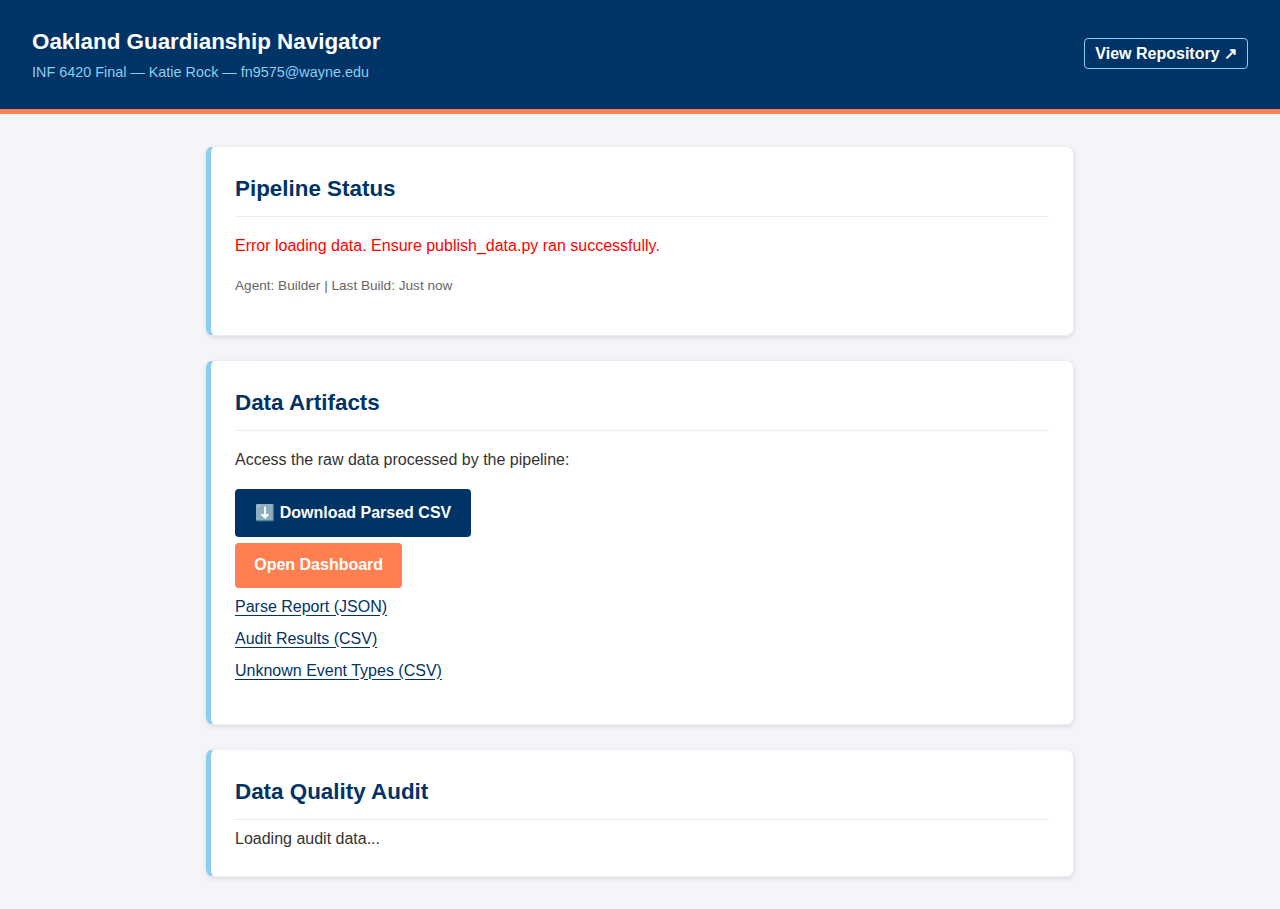
<file: docs/index.html>
<!DOCTYPE html>
<html lang="en">
<head>
    <meta charset="UTF-8">
    <meta name="viewport" content="width=device-width, initial-scale=1.0">
    <title>Oakland Guardianship Navigator | Pipeline</title>
    <link rel="stylesheet" href="css/6420-final.css">
    <style>
        :root {
          --brand-navy: #003366;
          --brand-coral: #FF7F50;
          --brand-baby-blue: #89CFF0;
          --bg: #f4f4f9;
          --text: #333;
        }
        body { font-family: 'Segoe UI', Tahoma, sans-serif; margin: 0; background: var(--bg); color: var(--text); }
        .navbar { background: var(--brand-navy); color: white; padding: 1.5rem 2rem; border-bottom: 5px solid var(--brand-coral); display: flex; justify-content: space-between; align-items: center; }
        .navbar h1 { margin: 0; font-size: 1.4rem; }
        .navbar .sub-brand { color: var(--brand-baby-blue); font-size: 0.9rem; }
        .navbar a { color: white; text-decoration: none; font-weight: bold; border: 1px solid var(--brand-baby-blue); padding: 6px 10px; border-radius: 4px; }
        .navbar a:hover { background: var(--brand-coral); border-color: var(--brand-coral); }
        .container { max-width: 900px; margin: 2rem auto; padding: 0 1rem; }
        .card { background: white; padding: 1.5rem; margin-bottom: 1.5rem; border-radius: 8px; box-shadow: 0 2px 5px rgba(0,0,0,0.1); border-left: 5px solid var(--brand-baby-blue); }
        .card h2 { margin-top: 0; color: var(--brand-navy); border-bottom: 1px solid #eee; padding-bottom: 0.5rem; }
        .metric-box { display: flex; justify-content: space-between; margin-bottom: 0.6rem; font-size: 1.05rem; }
        .metric-value { font-weight: bold; color: var(--brand-navy); }
        .btn { display: inline-block; padding: 0.6rem 1.2rem; background: var(--brand-navy); color: white; text-decoration: none; border-radius: 4px; font-weight: 700; }
        .btn:hover { background: var(--brand-coral); }
        ul.clean { list-style: none; padding: 0; }
        ul.clean li { margin: 0.35rem 0; }
    </style>
</head>
<body>
    <div class="navbar">
      <div>
        <h1>Oakland Guardianship Navigator</h1>
        <div class="sub-brand">INF 6420 Final — Katie Rock — fn9575@wayne.edu</div>
      </div>
      <div>
        <a href="https://github.com/katierock01/court-docs-pipeline" target="_blank">View Repository ↗</a>
      </div>
    </div>

    <div class="container">
      <div class="card">
        <h2>Pipeline Status</h2>
        <div id="metrics">Loading metrics...</div>
        <p style="margin-top: 1rem; font-size: 0.85rem; color: #666;">
          Agent: Builder | Last Build: <span id="build-date">Just now</span>
        </p>
      </div>

      <div class="card">
        <h2>Data Artifacts</h2>
        <p>Access the raw data processed by the pipeline:</p>
        <ul class="clean">
          <li><a href="data/court_docs_parsed.csv" class="btn">⬇️ Download Parsed CSV</a></li>
          <li><a href="dashboard.html" class="btn" style="background: var(--brand-coral); border: none;">Open Dashboard</a></li>
          <li><a href="data/parse_report.json">Parse Report (JSON)</a></li>
          <li><a href="data/court_docs_audit.csv">Audit Results (CSV)</a></li>
          <li><a href="data/unknown_event_types.csv">Unknown Event Types (CSV)</a></li>
        </ul>
      </div>

      <div class="card">
        <h2>Data Quality Audit</h2>
        <div id="audit-log">Loading audit data...</div>
      </div>
    </div>

    <script>
      async function loadData() {
        try {
          const parseRes = await fetch('data/parse_report.json');
          const parseData = parseRes.ok ? await parseRes.json() : [];

          const auditRes = await fetch('data/court_docs_audit.csv');
          let auditRows = [];
          if (auditRes.ok) {
            const text = await auditRes.text();
            const lines = text.trim().split(/\r?\n/);
            if (lines.length) {
              const headers = lines[0].split(',');
              auditRows = lines.slice(1).map(line => {
                const cells = line.split(',');
                const row = {};
                headers.forEach((h, i) => row[h] = i < cells.length ? cells[i] : '');
                return row;
              });
            }
          }

          let totalEvents = 0;
          parseData.forEach(f => totalEvents += (f.get('events_found', 0)));
          const filesProcessed = parseData.length;
          const issueCount = auditRows.length;

          document.getElementById('metrics').innerHTML = `
            <div class="metric-box">
              <span>Total Events Parsed:</span>
              <span class="metric-value">${totalEvents}</span>
            </div>
            <div class="metric-box">
              <span>Files Processed:</span>
              <span class="metric-value">${filesProcessed}</span>
            </div>
            <div class="metric-box">
              <span>Audit Issues:</span>
              <span class="metric-value" style="color: ${issueCount > 0 ? '#FF7F50' : '#27ae60'}">${issueCount}</span>
            </div>
          `;

          if (issueCount === 0) {
            document.getElementById('audit-log').innerHTML = '<p style="color:green">✅ No data quality issues found.</p>';
          } else {
            let html = '<table><thead><tr><th>Type</th><th>Case ID</th><th>Message</th></tr></thead><tbody>';
            auditRows.slice(0, 10).forEach(issue => {
              html += `<tr>
                <td><strong>${issue.issue_type}</strong></td>
                <td>${issue.case_id}</td>
                <td>${issue.detail}</td>
              </tr>`;
            });
            html += '</tbody></table>';
            if (auditRows.length > 10) {
              html += `<p>...and ${auditRows.length - 10} more.</p>`;
            }
            document.getElementById('audit-log').innerHTML = html;
          }

          document.getElementById('build-date').innerText = new Date().toLocaleString();
        } catch (e) {
          console.error(e);
          document.getElementById('metrics').innerHTML = '<p style="color:red">Error loading data. Ensure publish_data.py ran successfully.</p>';
        }
      }
      loadData();
    </script>
</body>
</html>
</file>
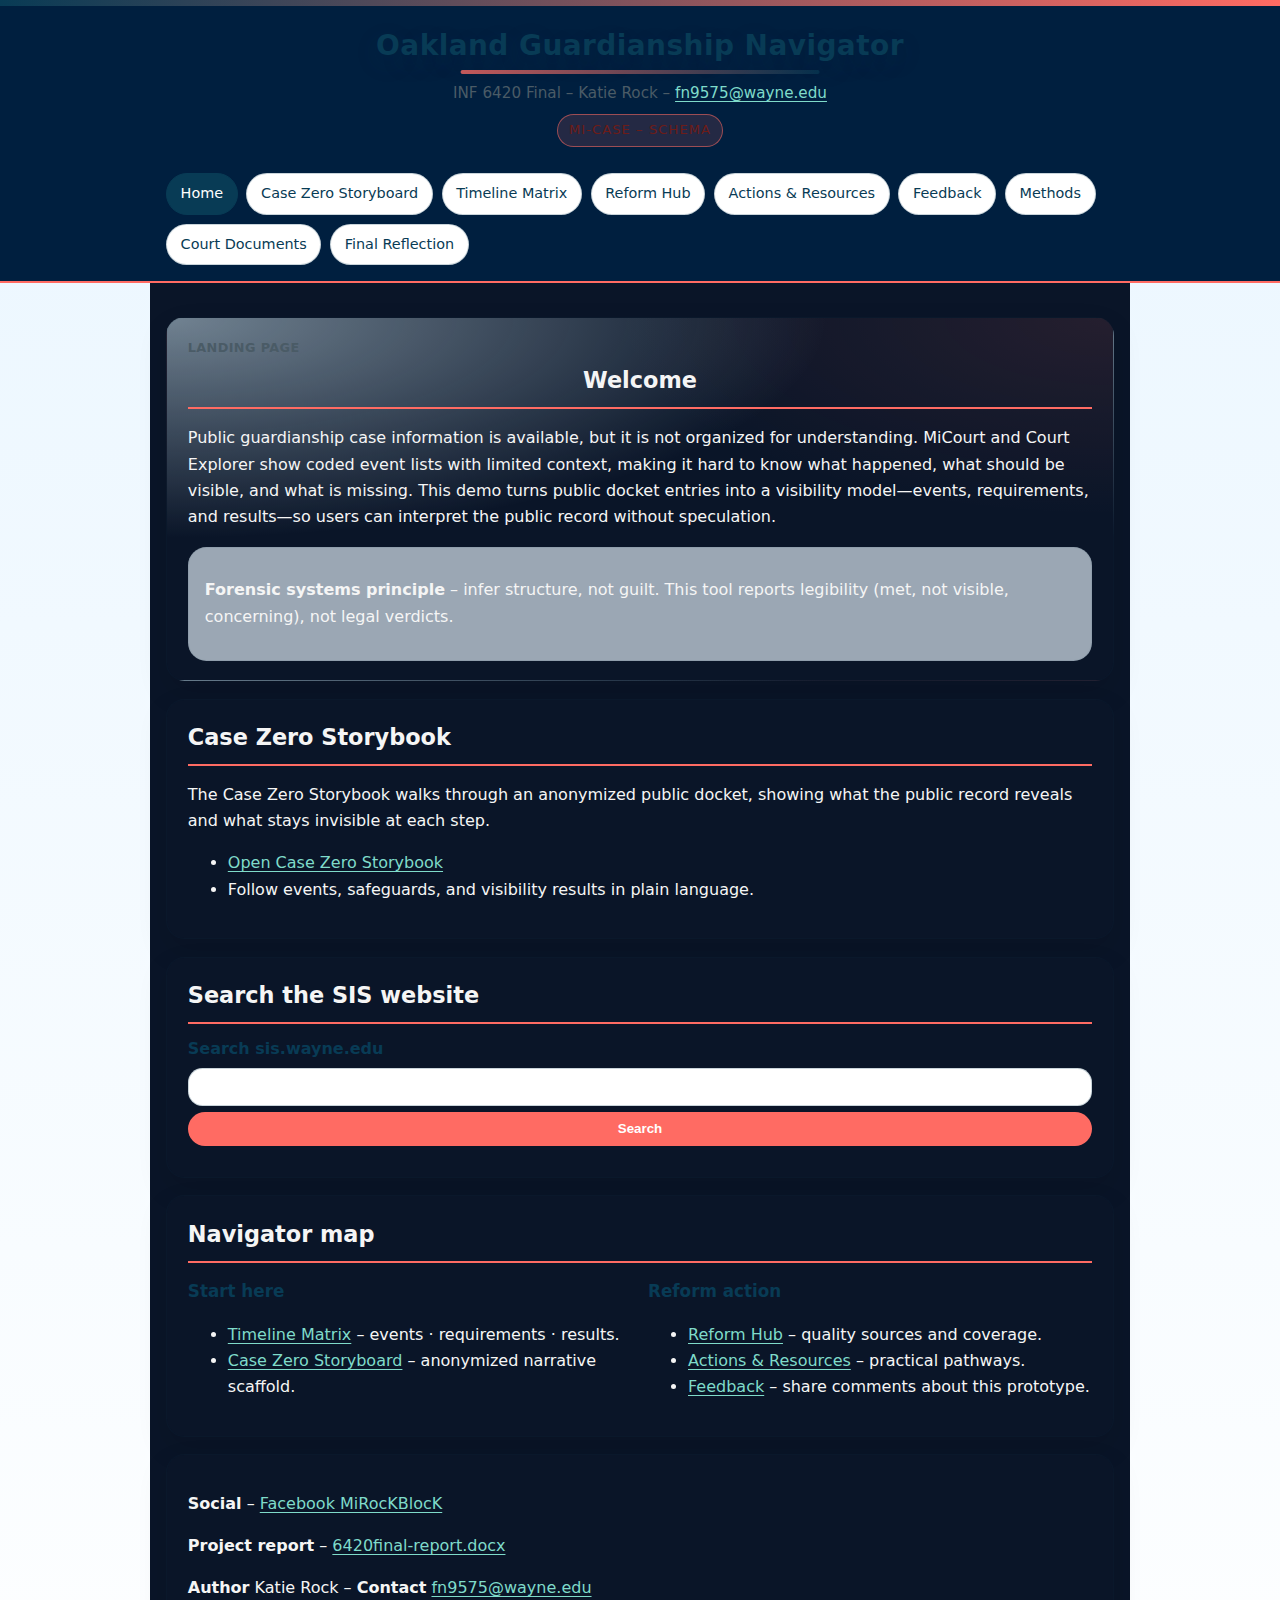
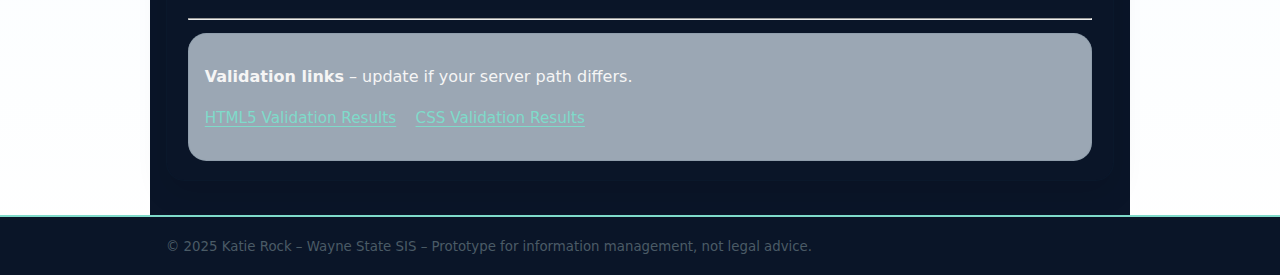
<file: 6420final-index.html>
<!doctype html>
<html lang="en">
<head>
  <meta charset="utf-8">
  <meta name="viewport" content="width=device-width, initial-scale=1.0">
  <title>6420 Final – Oakland Guardianship Navigator</title>

  <link rel="stylesheet" href="css/6420-final.css">
  <script src="js/6420-final.js" defer></script>
</head>

<body>

<a href="#main" class="skip-link">Skip to main content</a>

<header>
  <div class="header-topline"></div>
  <div class="container">
    <div class="nav-row">
      <div class="brand">
        <h1>Oakland Guardianship Navigator</h1>
        <p>INF 6420 Final – Katie Rock – <a href="mailto:fn9575@wayne.edu">fn9575@wayne.edu</a></p>
        <span class="badge">MI-CASE – Schema</span>
      </div>

      <button class="menu-toggle"
              type="button"
              aria-controls="site-nav"
              aria-expanded="false">
        Menu
      </button>

      <nav id="site-nav" class="site-nav" aria-label="Site navigation">
        <ul>
          <li><a href="6420final-index.html" aria-current="page">Home</a></li>
          <li><a href="casezero-storyboard.html">Case Zero Storyboard</a></li>
          <li><a href="timeline-matrix.html">Timeline Matrix</a></li>
          <li><a href="reform-hub.html">Reform Hub</a></li>
          <li><a href="actions-and-resources.html">Actions &amp; Resources</a></li>
          <li><a href="feedback.html">Feedback</a></li>
          <li><a href="methods-inf6420.html">Methods</a></li>
          <li><a href="court-documents.html">Court Documents</a></li>
          <li><a href="final-reflection.html">Final Reflection</a></li>
        </ul>
      </nav>
    </div>
  </div>
</header>

<main id="main" class="container">

<section class="card hero">
  <p class="kicker">Landing page</p>
  <h2>Welcome</h2>
  <p> 

    Public guardianship case information is available, but it is not organized for understanding.
    MiCourt and Court Explorer show coded event lists with limited context, making it hard to know what
    happened, what should be visible, and what is missing. This demo turns public docket entries into a
    visibility model—events, requirements, and results—so users can interpret the public record without
    speculation.
  </p>
  <div class="callout" role="note" aria-label="Note">
    <p><strong>Forensic systems principle</strong> – infer structure, not guilt. This tool reports legibility
      (met, not visible, concerning), not legal verdicts.</p>
  </div>
</section>

<section class="card">
  <h2>Case Zero Storybook</h2>
  <p>
    The Case Zero Storybook walks through an anonymized public docket, showing what the public record
    reveals and what stays invisible at each step.
  </p>
  <ul>
    <li><a href="casezero-storyboard.html">Open Case Zero Storybook</a></li>
    <li>Follow events, safeguards, and visibility results in plain language.</li>
  </ul>
</section>

<section class="card">
  <h2>Search the SIS website</h2>
  <form method="get" action="https://www.google.com/search">
    <div class="form-row">
      <label for="q">Search sis.wayne.edu</label>
      <input id="q" name="q" type="text" required>
      <input type="hidden" name="as_sitesearch" value="sis.wayne.edu">
      <button class="btn btn-primary" type="submit">Search</button>
    </div>
  </form>
</section>

<section class="card">
  <h2>Navigator map</h2>
  <div class="grid">
    <section>
      <h3>Start here</h3>
      <ul>
        <li><a href="timeline-matrix.html">Timeline Matrix</a> – events · requirements · results.</li>
        <li><a href="casezero-storyboard.html">Case Zero Storyboard</a> – anonymized narrative scaffold.</li>
      </ul>
    </section>
    <section>
      <h3>Reform action</h3>
      <ul>
        <li><a href="reform-hub.html">Reform Hub</a> – quality sources and coverage.</li>
        <li><a href="actions-and-resources.html">Actions &amp; Resources</a> – practical pathways.</li>
        <li><a href="feedback.html">Feedback</a> – share comments about this prototype.</li>
      </ul>
    </section>
  </div>
</section>

<section class="card">
  <p><strong>Social</strong> –
    <a href="https://www.facebook.com/MiRocKBlocK" target="_blank" rel="noopener">
      Facebook MiRocKBlocK
    </a>
  </p>
  <p><strong>Project report</strong> –
    <a href="6420final-report.docx">6420final-report.docx</a>
  </p>
  <p><strong>Author</strong> Katie Rock –
    <strong>Contact</strong> <a href="mailto:fn9575@wayne.edu">fn9575@wayne.edu</a>
  </p>
  <hr>
  <div class="callout" role="note" aria-label="Validation">
    <p><strong>Validation links</strong> – update if your server path differs.</p>
    <p class="muted">
      <a href="https://validator.w3.org/nu/?doc=http://141.217.120.86/fn9575/html/INF6420-FINAL/inf6420-projects/6420-final/6420final-index.html"
         target="_blank" rel="noopener">HTML5 Validation Results</a>
      &nbsp;&nbsp;
      <a href="https://jigsaw.w3.org/css-validator/validator?uri=http://141.217.120.86/fn9575/html/INF6420-FINAL/inf6420-projects/6420-final/css/6420-final.css"
         target="_blank" rel="noopener">CSS Validation Results</a>
    </p>
  </div>
</section>

</main>

<footer>
  <div class="container">
    <small>
      &copy; 2025 Katie Rock – Wayne State SIS – Prototype for information management, not legal advice.
    </small>
  </div>
</footer>

</body>
</html>
</file>
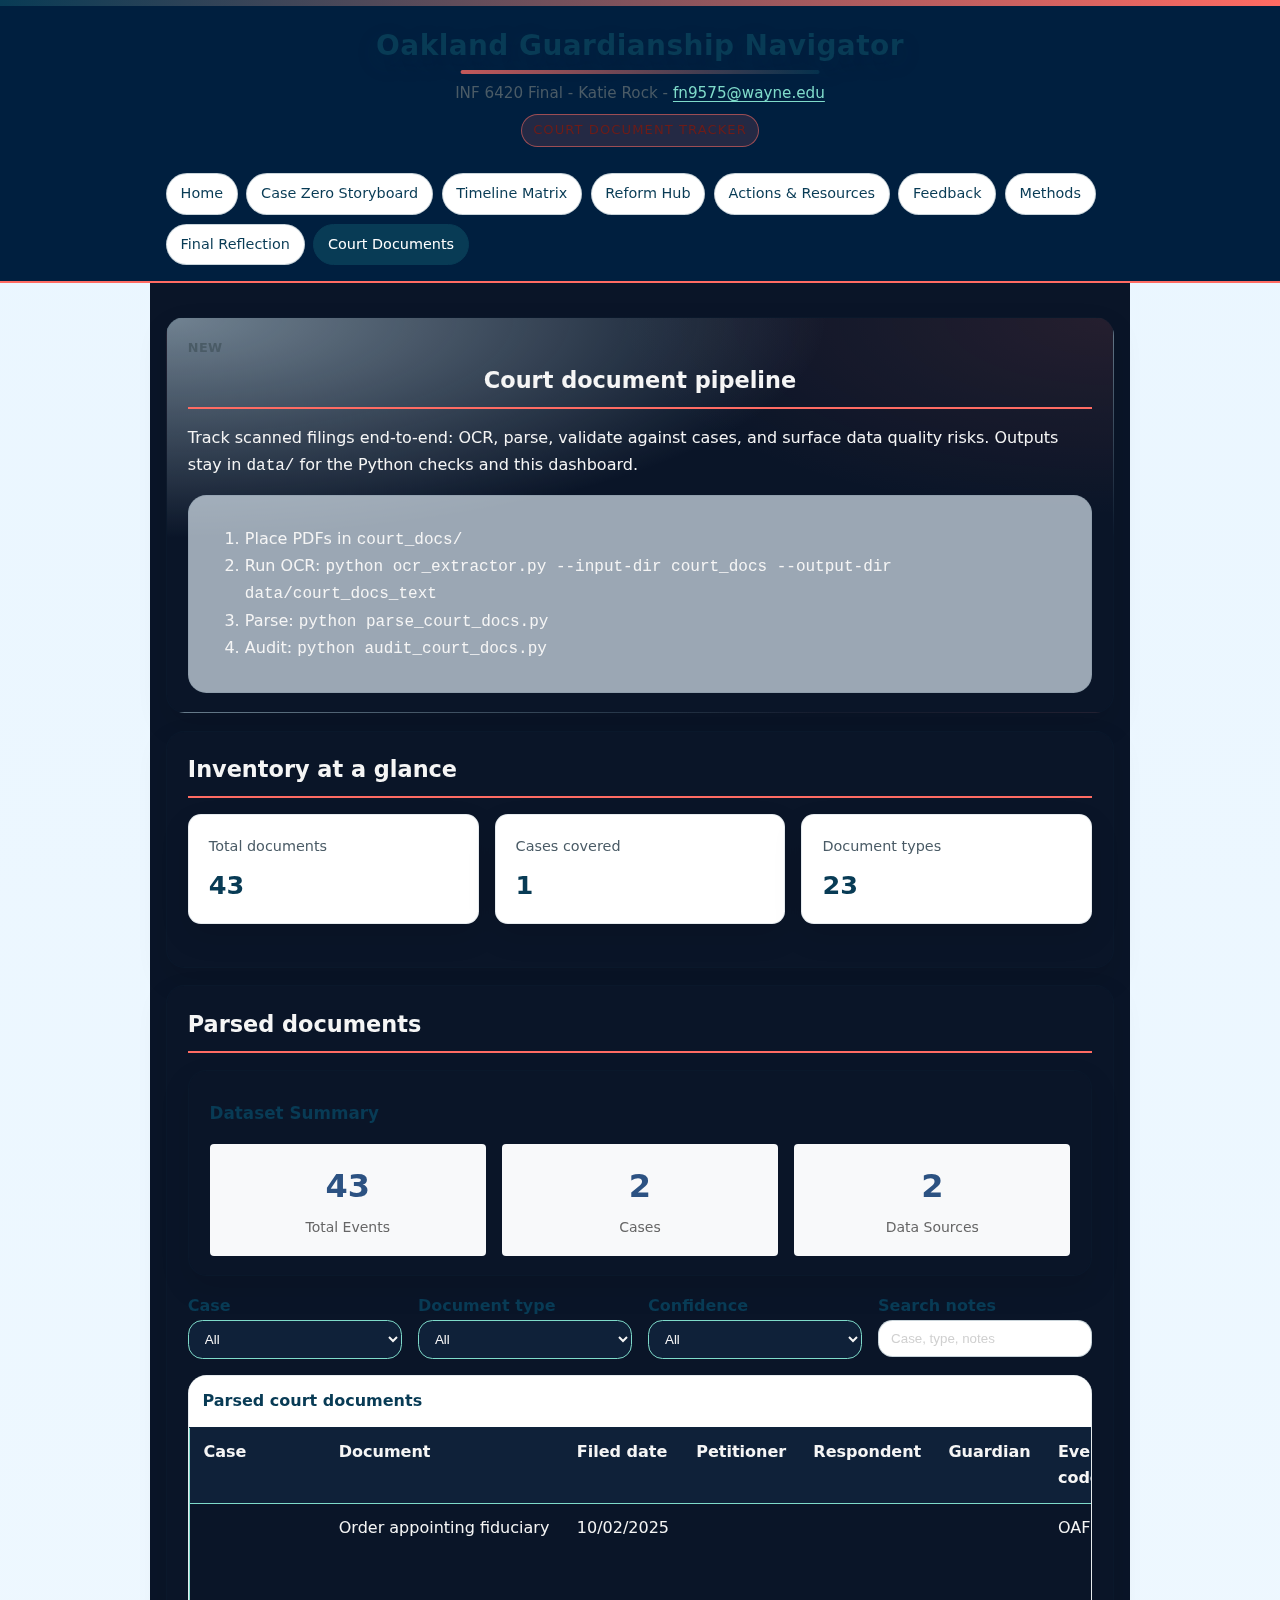
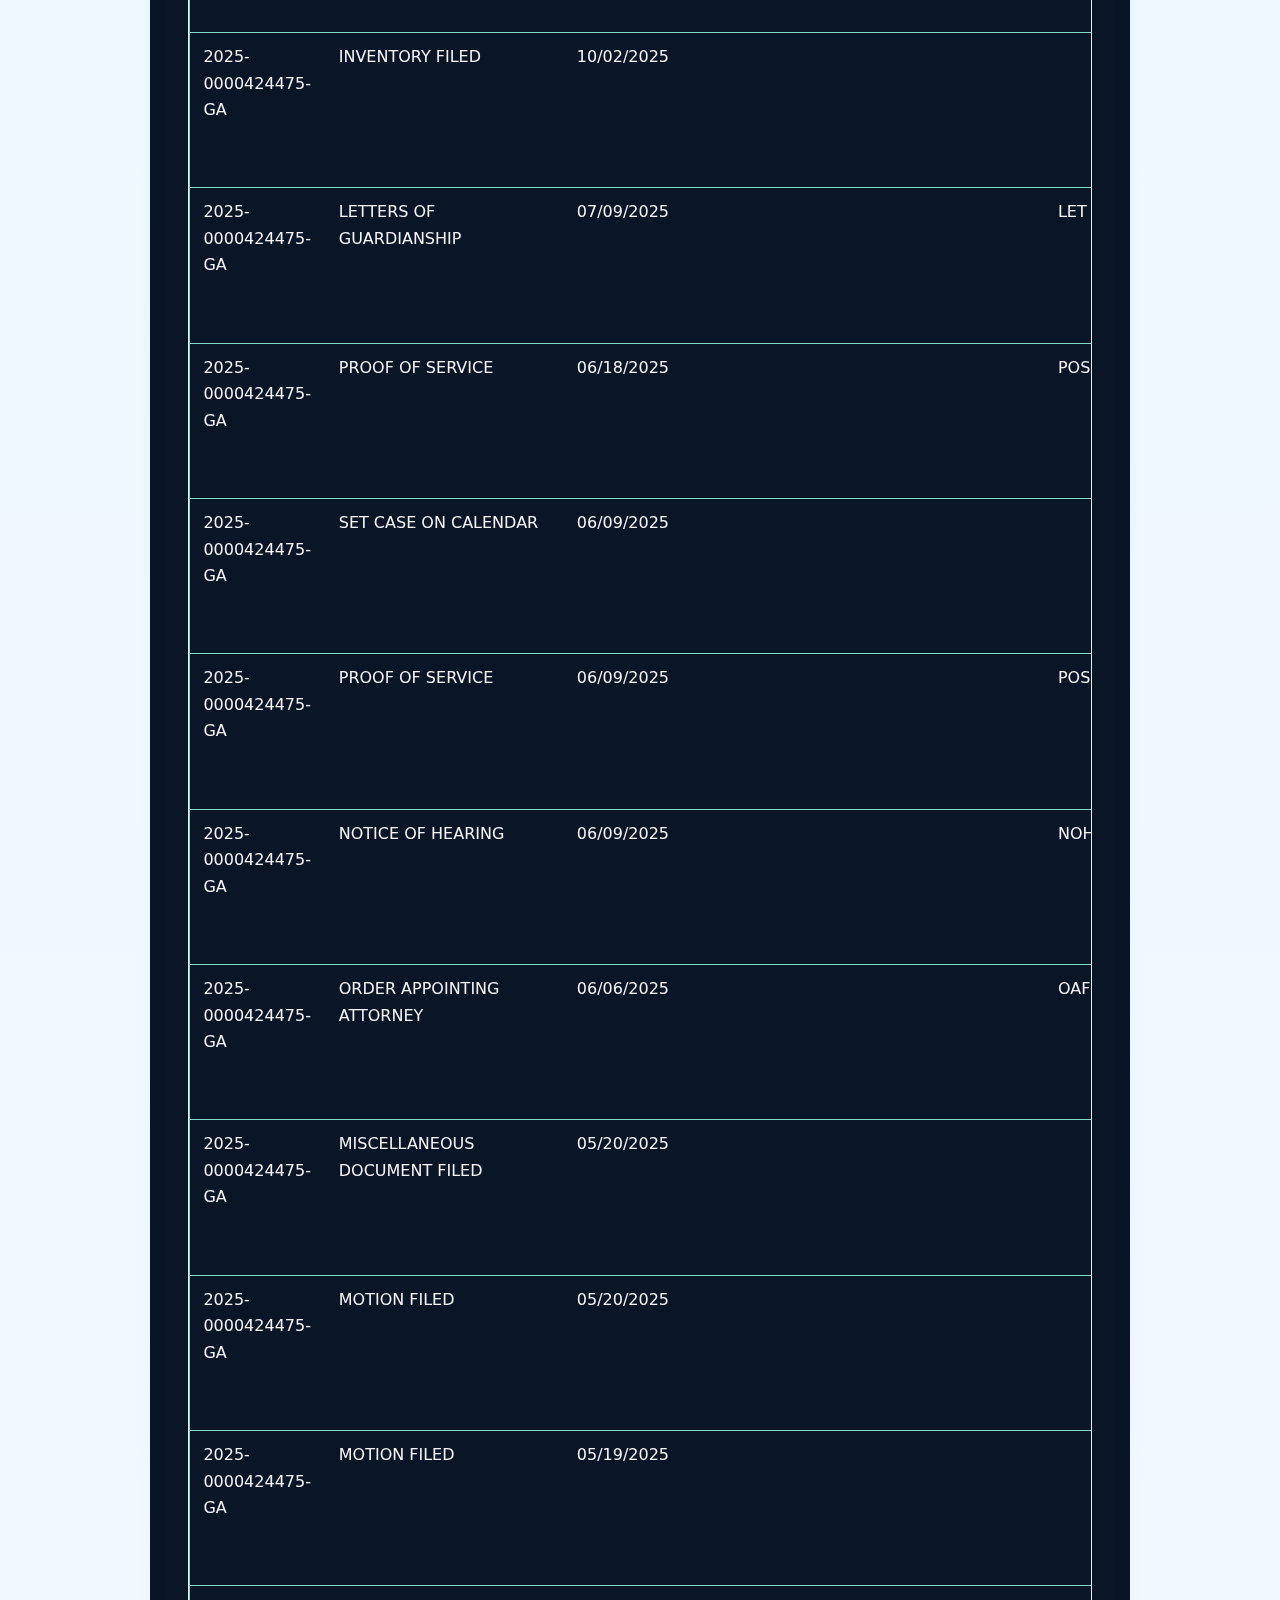
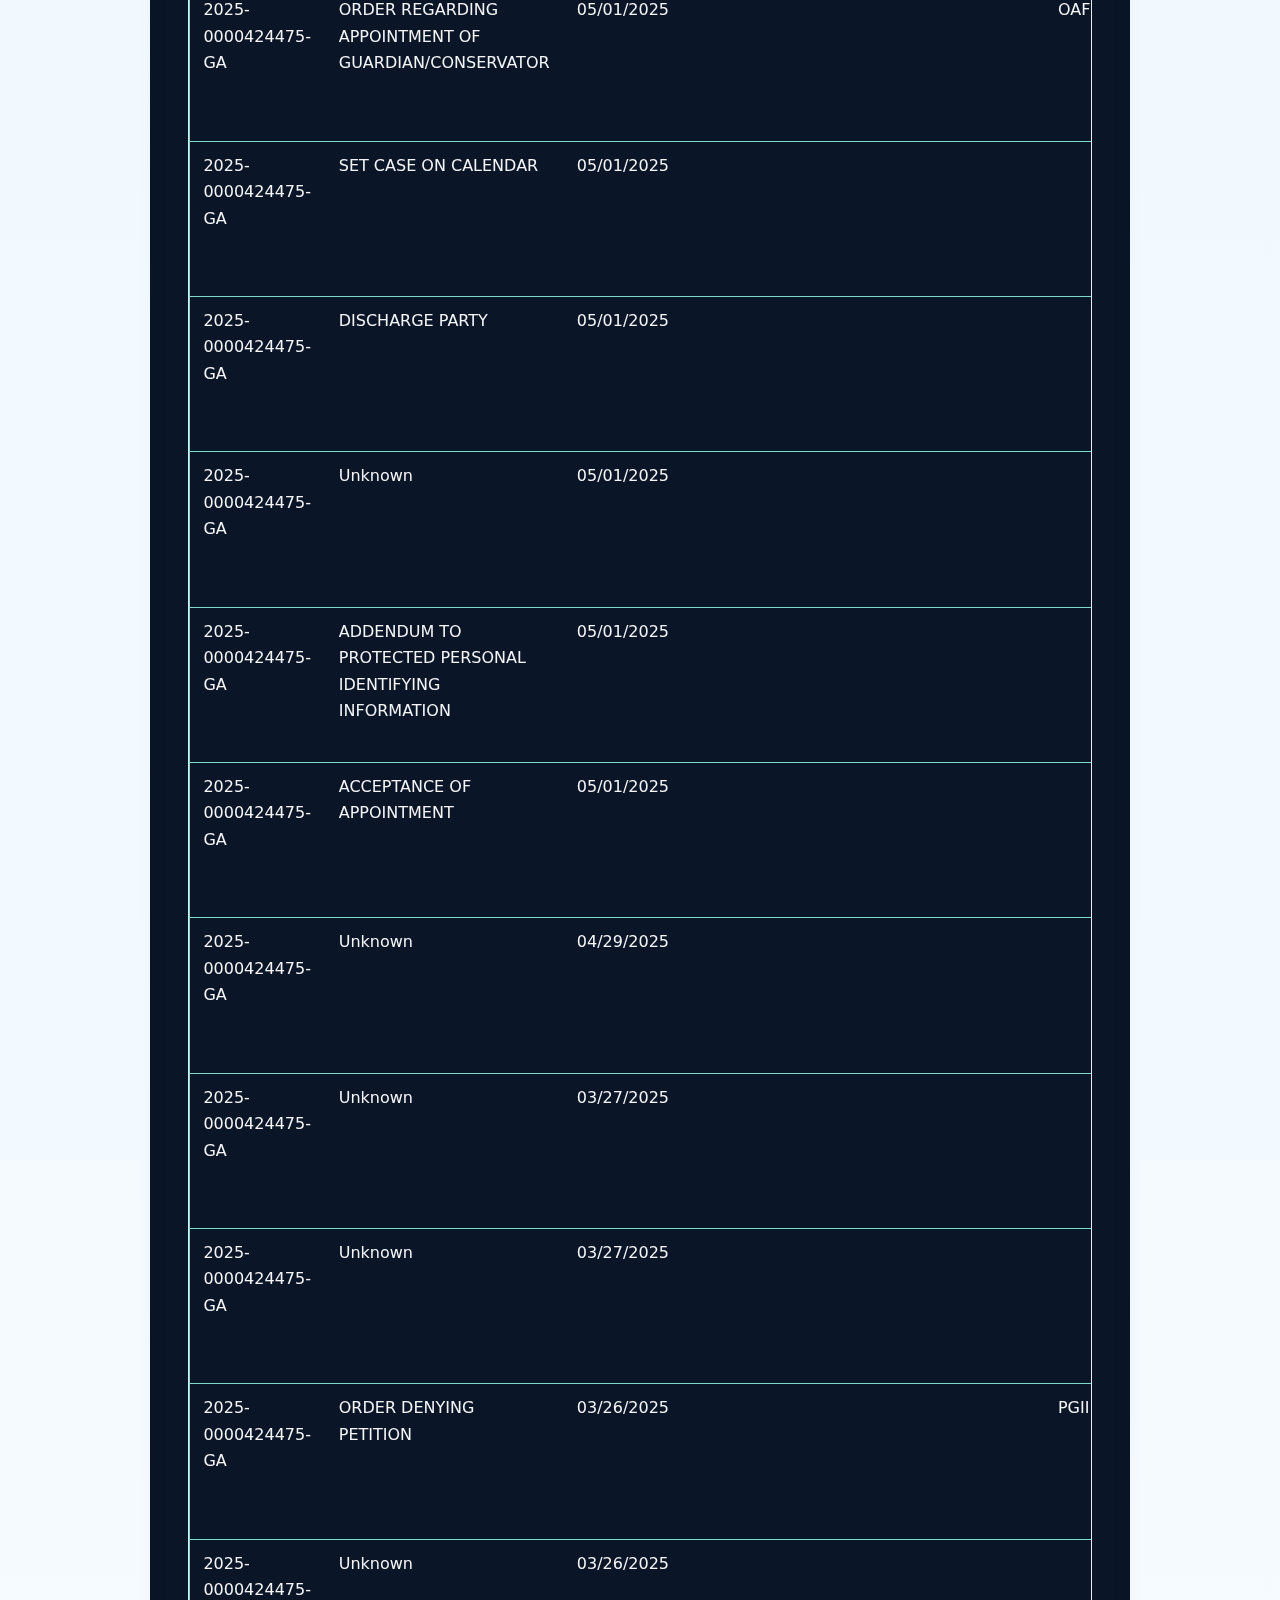
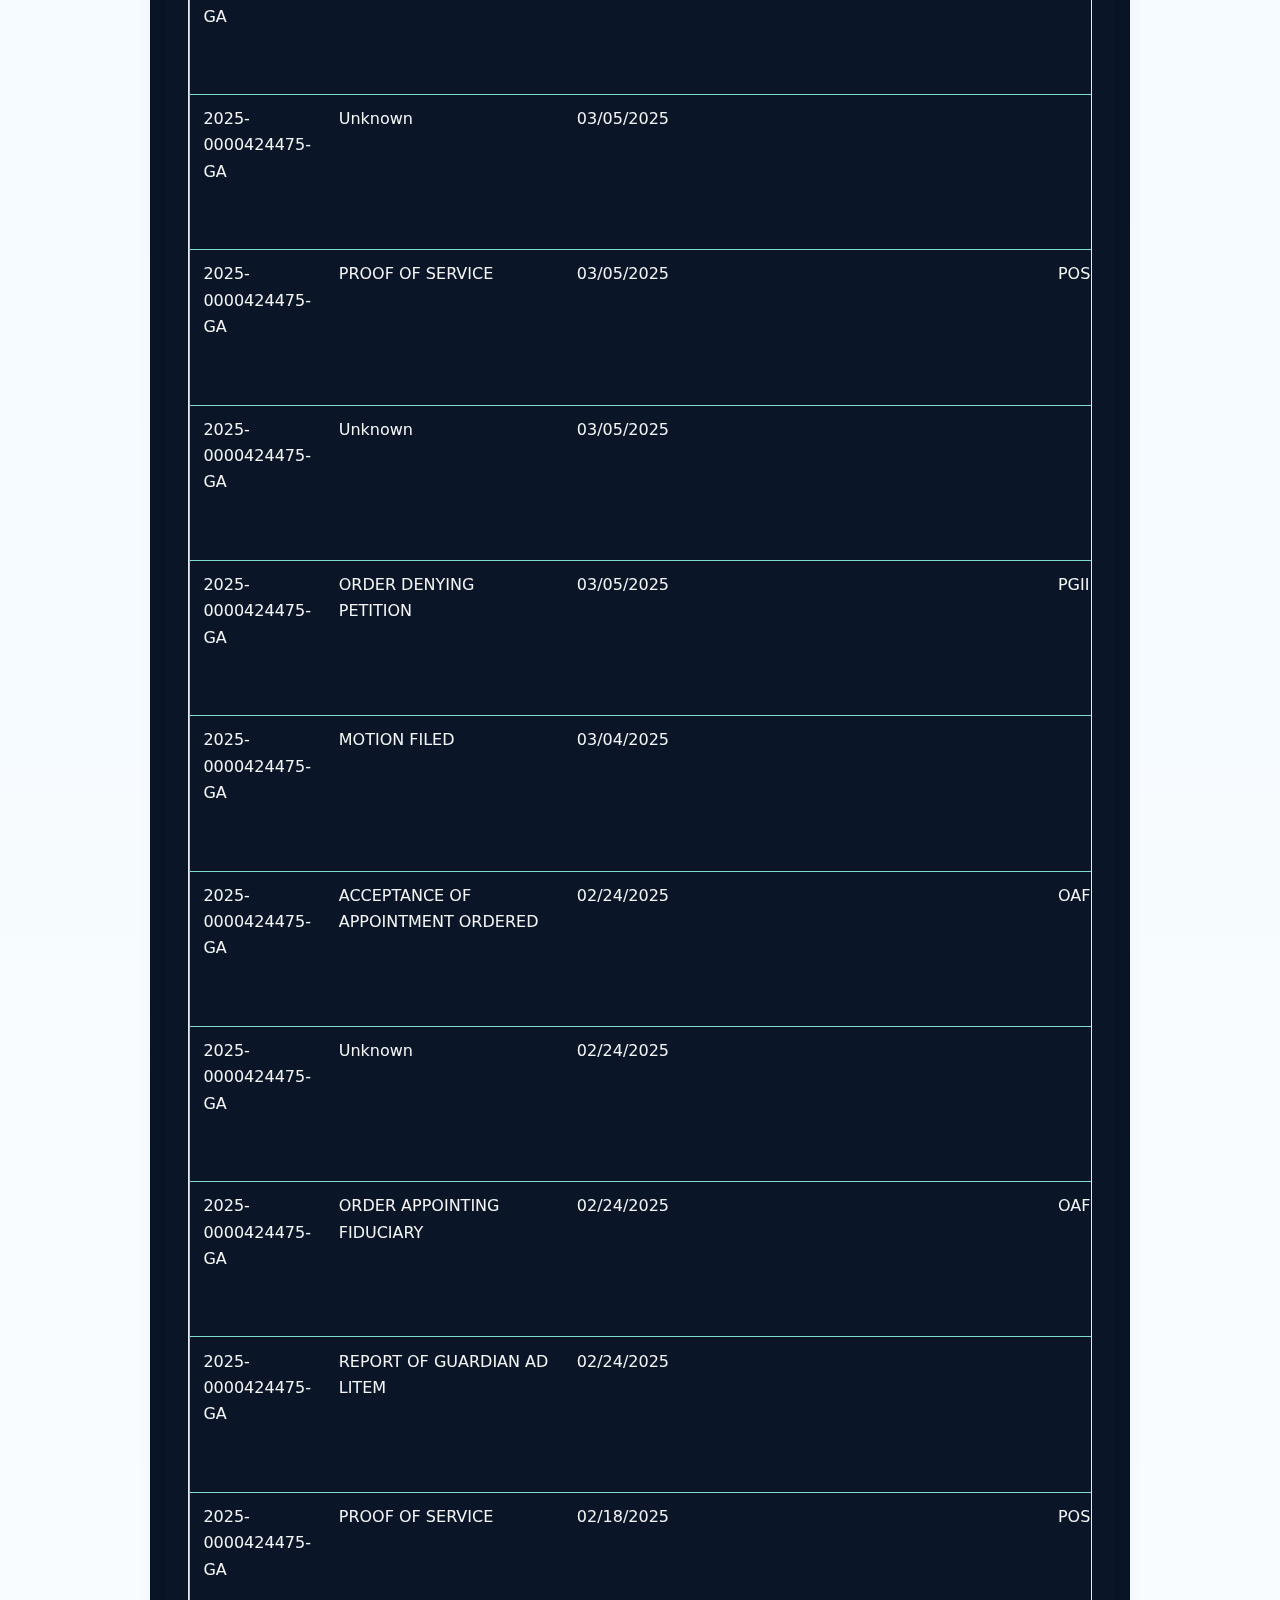
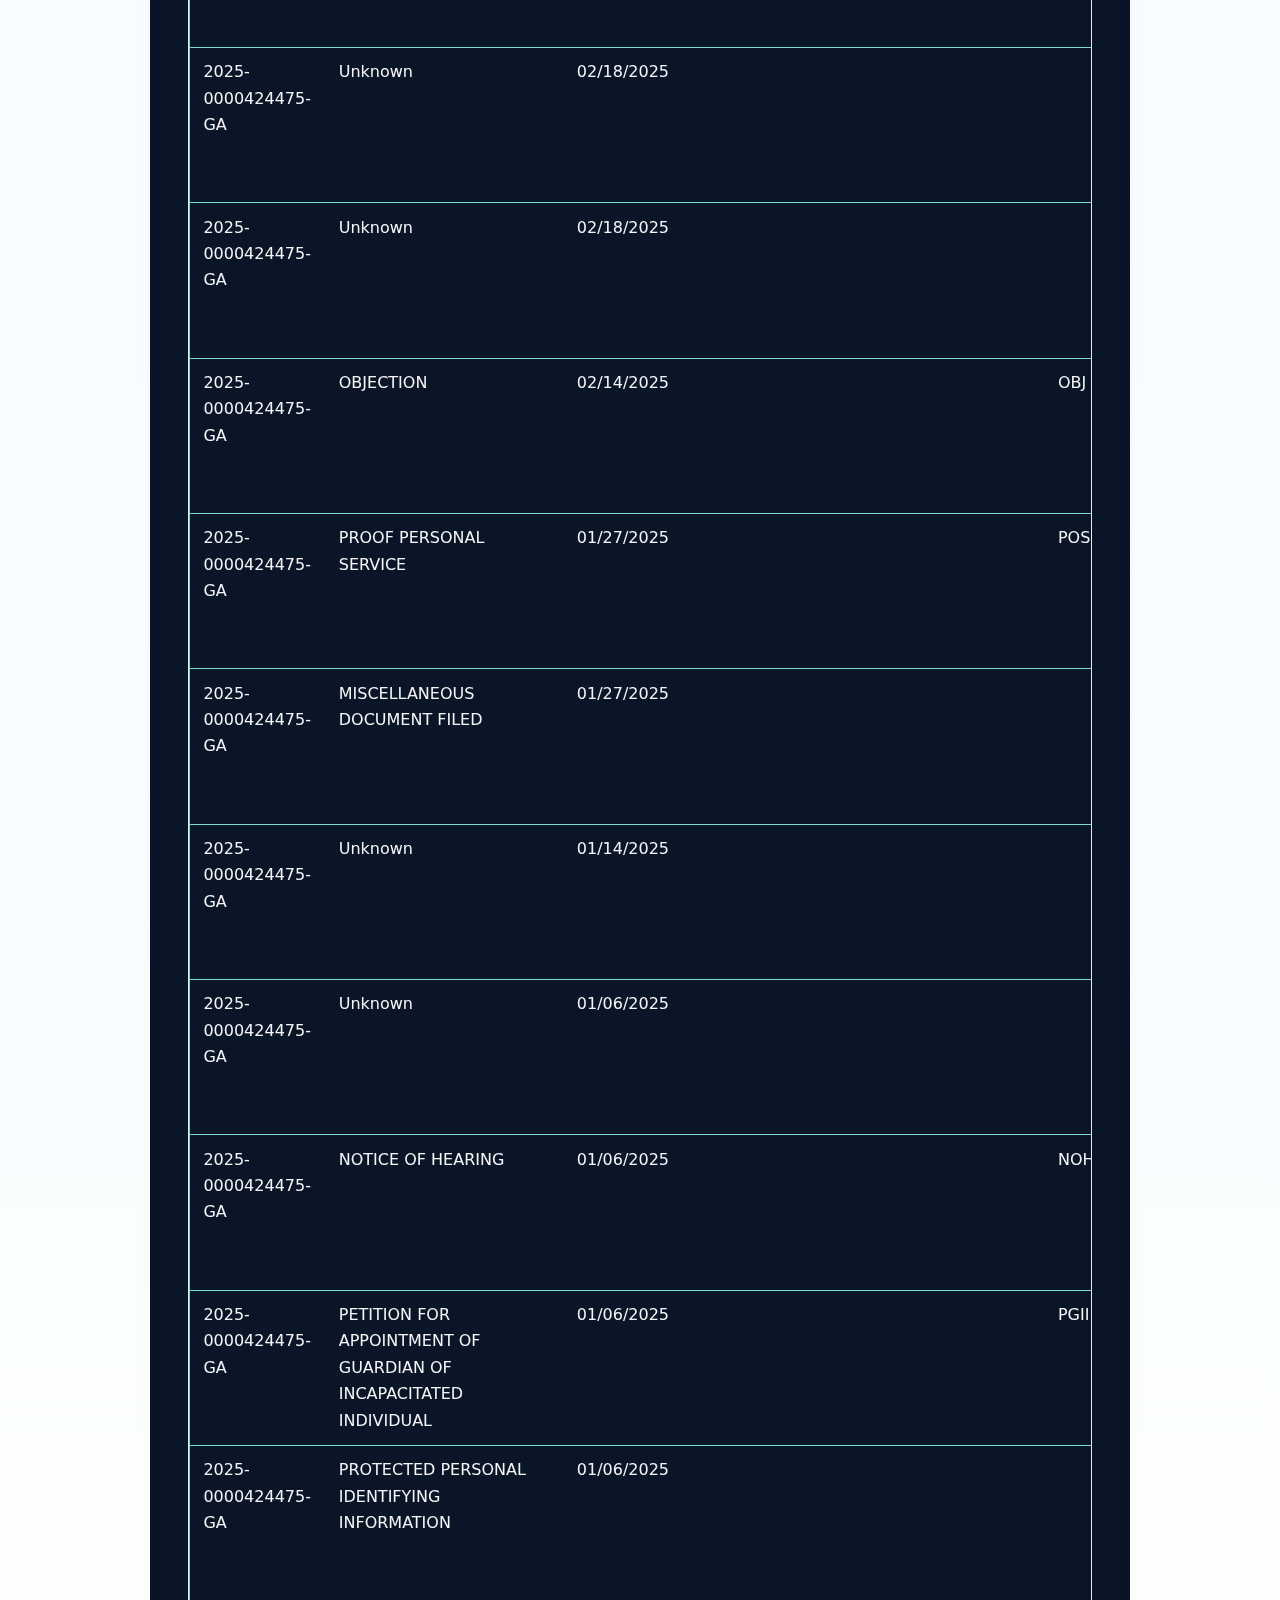
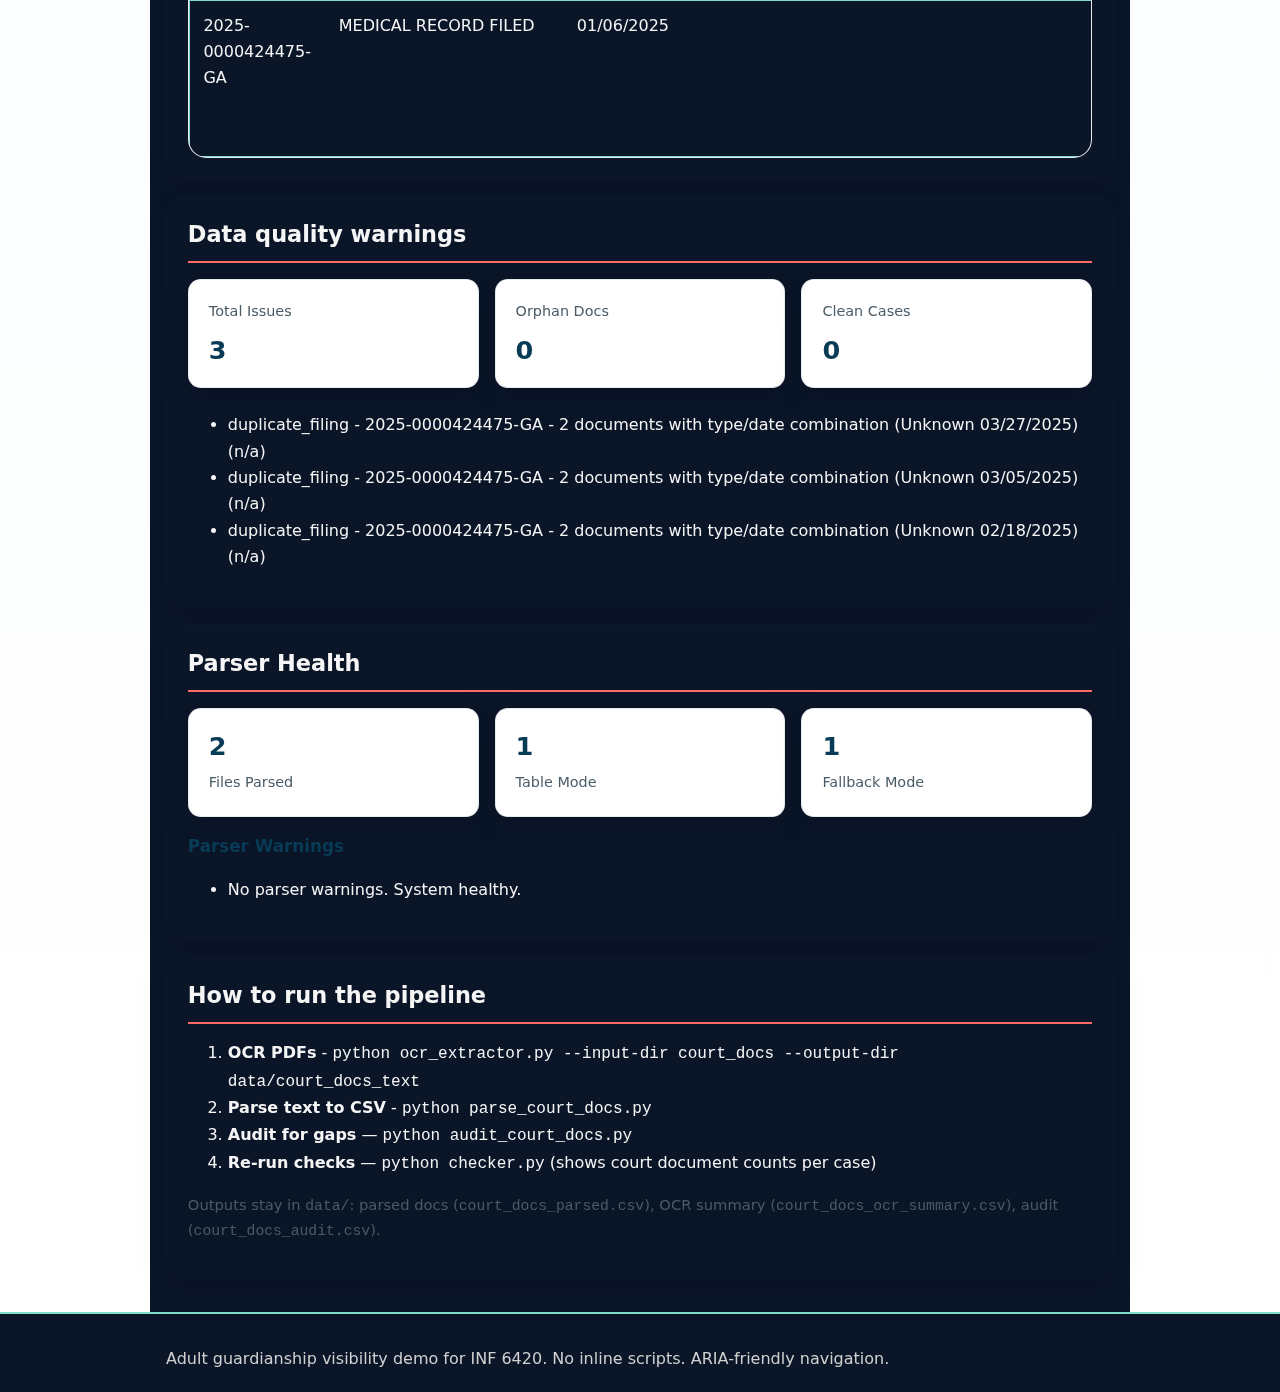
<file: court-documents.html>
<!doctype html>
<html lang="en">
<head>
  <meta charset="utf-8">
  <meta name="viewport" content="width=device-width, initial-scale=1.0">
  <title>Court Documents - Guardianship Navigator</title>
  <link rel="stylesheet" href="css/6420-final.css">
  <script src="js/6420-final.js" defer></script>
</head>
<body>

<a href="#main" class="skip-link">Skip to main content</a>

<header>
  <div class="header-topline"></div>
  <div class="container">
    <div class="nav-row">
      <div class="brand">
        <h1>Oakland Guardianship Navigator</h1>
        <p>INF 6420 Final - Katie Rock - <a href="mailto:fn9575@wayne.edu">fn9575@wayne.edu</a></p>
        <span class="badge">Court document tracker</span>
      </div>

      <button class="menu-toggle"
              type="button"
              aria-controls="site-nav"
              aria-expanded="false">
        Menu
      </button>

      <nav id="site-nav" class="site-nav" aria-label="Site navigation">
        <ul>
          <li><a href="6420final-index.html">Home</a></li>
          <li><a href="casezero-storyboard.html">Case Zero Storyboard</a></li>
          <li><a href="timeline-matrix.html">Timeline Matrix</a></li>
          <li><a href="reform-hub.html">Reform Hub</a></li>
          <li><a href="actions-and-resources.html">Actions &amp; Resources</a></li>
          <li><a href="feedback.html">Feedback</a></li>
          <li><a href="methods-inf6420.html">Methods</a></li>
          <li><a href="final-reflection.html">Final Reflection</a></li>
          <li><a href="court-documents.html" aria-current="page">Court Documents</a></li>
        </ul>
      </nav>
    </div>
  </div>
</header>

<main id="main" class="container" aria-labelledby="page-title">
  <section class="card hero" id="court-documents">
    <p class="kicker">New</p>
    <h2 id="page-title">Court document pipeline</h2>
    <p>
      Track scanned filings end-to-end: OCR, parse, validate against cases, and surface data quality risks.
      Outputs stay in <code>data/</code> for the Python checks and this dashboard.
    </p>
    <div class="callout" role="note" aria-label="Steps">
      <ol>
        <li>Place PDFs in <code>court_docs/</code></li>
        <li>Run OCR: <code>python ocr_extractor.py --input-dir court_docs --output-dir data/court_docs_text</code></li>
        <li>Parse: <code>python parse_court_docs.py</code></li>
        <li>Audit: <code>python audit_court_docs.py</code></li>
      </ol>
    </div>
  </section>

  <section class="card">
    <h2>Inventory at a glance</h2>
    <div class="stat-grid" role="list">
      <article class="stat-card" role="listitem">
        <span class="stat-label">Total documents</span>
        <span class="stat-value" id="stat-total-docs">0</span>
      </article>
      <article class="stat-card" role="listitem">
        <span class="stat-label">Cases covered</span>
        <span class="stat-value" id="stat-total-cases">0</span>
      </article>
      <article class="stat-card" role="listitem">
        <span class="stat-label">Document types</span>
        <span class="stat-value" id="stat-total-types">0</span>
      </article>
    </div>
  </section>

  <section class="card">
    <h2>Parsed documents</h2>
    <div class="filters" aria-label="Filters">
      <label>
        Case
        <select id="filter-case">
          <option value="">All</option>
        </select>
      </label>
      <label>
        Document type
        <select id="filter-type">
          <option value="">All</option>
        </select>
      </label>
      <label>
        Confidence
        <select id="filter-confidence">
          <option value="">All</option>
          <option value="low">Low confidence only</option>
          <option value="high">High confidence only</option>
        </select>
      </label>
      <label>
        Search notes
        <input id="filter-search" type="search" placeholder="Case, type, notes">
      </label>
    </div>

    <div class="table-wrap">
      <table id="court-doc-table">
        <caption>Parsed court documents</caption>
        <thead>
        <tr>
          <th scope="col">Case</th>
          <th scope="col">Document</th>
          <th scope="col">Filed date</th>
          <th scope="col">Petitioner</th>
          <th scope="col">Respondent</th>
          <th scope="col">Guardian</th>
          <th scope="col">Event code</th>
          <th scope="col">Judge</th>
          <th scope="col">Low confidence</th>
          <th scope="col">Notes</th>
          <th scope="col">Source file</th>
        </tr>
        </thead>
        <tbody>
        <tr>
          <td colspan="11">Loading parsed documents...</td>
        </tr>
        </tbody>
      </table>
    </div>
  </section>

  <section class="card">
    <h2>Data quality warnings</h2>
    <div class="stat-grid" role="list">
      <article class="stat-card" role="listitem">
        <span class="stat-label">Total Issues</span>
        <span class="stat-value" id="audit-issue-count">0</span>
      </article>
      <article class="stat-card" role="listitem">
        <span class="stat-label">Orphan Docs</span>
        <span class="stat-value" id="audit-orphan-count">0</span>
      </article>
      <article class="stat-card" role="listitem">
        <span class="stat-label">Clean Cases</span>
        <span class="stat-value" id="audit-clean-count">0</span>
      </article>
    </div>
    <ul id="audit-list" class="spacious-list">
      <li>Loading audit findings...</li>
    </ul>
  </section>

  <section class="card">
    <div class="card-header">
      <h2>Parser Health</h2>
    </div>
    <div class="stat-grid" style="margin-bottom: 1rem;">
      <div class="stat-card">
        <div class="stat-value" id="parser-files-count">0</div>
        <div class="stat-label">Files Parsed</div>
      </div>
      <div class="stat-card">
        <div class="stat-value" id="parser-table-count">0</div>
        <div class="stat-label">Table Mode</div>
      </div>
      <div class="stat-card">
        <div class="stat-value" id="parser-fallback-count">0</div>
        <div class="stat-label">Fallback Mode</div>
      </div>
    </div>
    <div class="card-header">
      <h3>Parser Warnings</h3>
    </div>
    <ul id="parser-warnings-list" class="audit-list">
      <li>Loading parser report...</li>
    </ul>
  </section>

  <section class="card">
    <h2>How to run the pipeline</h2>
    <ol>
      <li><strong>OCR PDFs</strong> - <code>python ocr_extractor.py --input-dir court_docs --output-dir data/court_docs_text</code></li>
      <li><strong>Parse text to CSV</strong> - <code>python parse_court_docs.py</code></li>
      <li><strong>Audit for gaps</strong> — <code>python audit_court_docs.py</code></li>
      <li><strong>Re-run checks</strong> — <code>python checker.py</code> (shows court document counts per case)</li>
    </ol>
    <p class="legend-note">Outputs stay in <code>data/</code>: parsed docs (<code>court_docs_parsed.csv</code>), OCR summary (<code>court_docs_ocr_summary.csv</code>), audit (<code>court_docs_audit.csv</code>).</p>
  </section>
</main>

<footer class="footer">
  <div class="container">
    <p>Adult guardianship visibility demo for INF 6420. No inline scripts. ARIA-friendly navigation.</p>
  </div>
</footer>

</body>
</html>
</file>
<file: docs/css/6420-final.css>
/* =========================================================
   6420 Final CSS — EmpathTech Brand Skin (Updated)
   External CSS only. Validator-friendly. Responsive.
   ========================================================= */

/* ---------- Design tokens ---------- */
:root {
  --navy: var(--brand-navy, #083B55);
  --coral: var(--brand-coral, #FF6B63);
  --ice: var(--brand-ice, #EAF6FF);
  --ink: var(--brand-ink, #0b1b24);
  --muted: var(--brand-muted, #4a5b66);

  --shadow: var(--brand-shadow, 0 12px 30px rgba(0,0,0,.10));
  --radius: var(--brand-radius, 1.15rem);
  --max: 980px;

  --border-soft: rgba(8,59,85,.10);
  --border-med: rgba(8,59,85,.22);
  --focus: rgba(255,107,99,.55);
}

/* ---------- Reset / base ---------- */
*,
*::before,
*::after {
  box-sizing: border-box;
}

html {
  scroll-behavior: smooth;
}

body {
  margin: 0;
  font-family: system-ui, -apple-system, Segoe UI, Roboto, Arial, sans-serif;
  line-height: 1.65;
  font-size: 16px;
  color: var(--ink);
  background:
    radial-gradient(900px 360px at 100% 0%, rgba(255,107,99,.12), transparent 55%),
    radial-gradient(1200px 420px at 0% 0%, rgba(197,220,232,.65), transparent 55%),
    linear-gradient(180deg, var(--ice), #fff);
  overflow-x: hidden;
}

img,
svg,
video {
  max-width: 100%;
  height: auto;
  display: block;
}

a {
  color: var(--navy);
  text-underline-offset: .18em;
}

a:hover {
  text-decoration-thickness: 2px;
}

/* Focus visible (more accessible than :focus everywhere) */
a:focus-visible,
button:focus-visible,
input:focus-visible,
select:focus-visible,
textarea:focus-visible,
summary:focus-visible {
  outline: 4px solid var(--focus);
  outline-offset: 3px;
  border-radius: .6rem;
}

/* ---------- Skip link ---------- */
.skip-link {
  position: absolute;
  left: -9999px;
  width: 1px;
  height: 1px;
  overflow: hidden;
}

.skip-link:focus {
  left: 1rem;
  top: 1rem;
  width: auto;
  height: auto;
  padding: .6rem .8rem;
  background: #fff;
  border: 2px solid var(--navy);
  border-radius: .75rem;
  z-index: 9999;
}

/* ---------- Header & brand ---------- */
header {
  background: #fff;
  border-bottom: 4px solid var(--navy);
}

.header-topline {
  height: 6px;
  background: linear-gradient(90deg, var(--navy), var(--coral));
}

.wrap,
.container {
  max-width: var(--max);
  margin: 0 auto;
  padding: 1rem;
}

.nav-row {
  display: flex;
  justify-content: center;
  align-items: center;
  flex-wrap: wrap;
  gap: .75rem;
  text-align: center;
}

.brand {
  display: flex;
  flex-direction: column;
  gap: .35rem;
  align-items: center;
  width: 100%;
}

.brand h1 {
  font-size: 1.75rem;
  font-weight: 900;
  margin: .05rem 0;
  letter-spacing: .015em;
  color: var(--navy);
  text-shadow: 0 8px 22px rgba(8,59,85,.22);
  position: relative;
  padding-bottom: .2rem;
}

.brand h1::after{
  content:"";
  position:absolute;
  left:50%;
  transform:translateX(-50%);
  bottom:-.1rem;
  width:68%;
  height:4px;
  border-radius:999px;
  background: linear-gradient(90deg, rgba(255,107,99,.9), rgba(8,59,85,.75));
  opacity:.85;
}

.brand p {
  margin: .15rem 0;
  color: var(--muted);
  font-size: .95rem;
  text-align: center;
}

.badge {
  display: inline-block;
  padding: .28rem .7rem;
  border-radius: 999px;
  background: rgba(255,107,99,.14);
  border: 1px solid rgba(255,107,99,.55);
  color: #6d1c18;
  font-size: .82rem;
  text-transform: uppercase;
  letter-spacing: .08em;
}

/* ---------- Navigation ---------- */
.menu-toggle {
  display: none; /* shown on mobile */
  background: #fff;
  border-radius: 999px;
  border: 1px solid rgba(8,59,85,.25);
  padding: .35rem .9rem;
  color: var(--navy);
  font-size: .9rem;
  cursor: pointer;
}

.site-nav ul {
  list-style: none;
  padding: 0;
  margin: .9rem 0 0;
  display: flex;
  gap: .55rem;
  flex-wrap: wrap;
}

.site-nav a {
  display: inline-block;
  padding: .5rem .85rem;
  border-radius: 999px;
  text-decoration: none;
  color: var(--navy);
  background: #fff;
  border: 1px solid var(--border-med);
  font-size: .9rem;
  transition: transform .08s ease, box-shadow .12s ease, background-color .12s ease;
}

.site-nav a:hover {
  transform: translateY(-1px);
  box-shadow: 0 10px 24px rgba(8,59,85,.10);
  background-color: rgba(234,246,255,.75);
}

.site-nav a[aria-current="page"] {
  background: var(--navy);
  color: #fff;
  border-color: var(--navy);
}

/* Mobile nav */
@media (max-width: 820px) {
  .menu-toggle { display: inline-block; }

  .site-nav { display: none; width: 100%; }
  .site-nav.nav-open { display: block; }

  .site-nav ul {
    flex-direction: column;
    align-items: flex-start;
    gap: .5rem;
  }
}

/* ---------- Main layout / cards ---------- */
main {
  padding: 1rem 0 2.25rem;
}

.card {
  background: #fff;
  border-radius: var(--radius);
  padding: 1.2rem 1.3rem;
  box-shadow: var(--shadow);
  border: 1px solid rgba(8,59,85,.08);
  margin: 1.1rem 0;
}

.hero {
  background:
    radial-gradient(1200px 400px at 0% 0%, rgba(197,220,232,.55), transparent 55%),
    radial-gradient(900px 360px at 100% 0%, rgba(255,107,99,.11), transparent 55%),
    #fff;
}

h2 {
  color: var(--navy);
  margin-top: 0;
  margin-bottom: .35rem;
  font-size: 1.4rem;
}

h3 {
  color: var(--navy);
  margin-top: .6rem;
  margin-bottom: .25rem;
  font-size: 1.05rem;
}

.kicker {
  font-weight: 900;
  letter-spacing: .03em;
  text-transform: uppercase;
  font-size: .8rem;
  color: var(--muted);
  margin: 0 0 .25rem;
}

.muted {
  color: var(--muted);
  font-size: .95rem;
}

/* ---------- Callouts ---------- */
.callout {
  border-left: 8px solid var(--coral);
  background: rgba(234,246,255,.65);
  padding: .85rem 1rem;
  border-radius: var(--radius);
  margin-top: .85rem;
  border: 1px solid rgba(8,59,85,.08);
}

/* ---------- Media ---------- */
.video {
  display: block;
  width: 100%;
  max-width: 720px;
  aspect-ratio: 16/9;
  height: auto;
  margin: 0 auto 1.2rem;
  border-radius: var(--radius);
  box-shadow: var(--shadow);
  background: #000;
  position: relative;
  z-index: 2;
}

/* ---------- Buttons ---------- */
.btn {
  display: inline-block;
  padding: .6rem 1rem;
  border-radius: 999px;
  border: 1px solid var(--border-med);
  background: #fff;
  color: var(--navy);
  text-decoration: none;
  font-weight: 800;
  cursor: pointer;
}

.btn-primary {
  background: var(--coral);
  border-color: var(--coral);
  color: var(--ink);
}

.btn-primary:hover{
  filter: brightness(0.98);
}

/* ---------- Forms ---------- */
form { margin-top: .75rem; }

.form-row {
  display: grid;
  gap: .35rem;
  margin: .75rem 0;
}

label { font-weight: 800; color: var(--navy); }

input[type="text"],
input[type="email"],
input[type="search"],
select,
textarea {
  width: 100%;
  padding: .65rem .75rem;
  border-radius: .9rem;
  border: 1px solid rgba(8,59,85,.22);
  background: #fff;
  color: var(--ink);
}

textarea { resize: vertical; }

/* ---------- Grids ---------- */
.grid {
  display: grid;
  grid-template-columns: 1fr;
  gap: 1rem;
}

.grid .card {
  margin: 0;
  height: 100%;
}

@media (min-width: 760px) {
  .grid { grid-template-columns: 1fr 1fr; }
}

/* Actions & Resources cards */
.pathways-grid {
  display: grid;
  grid-template-columns: 1fr;
  gap: 1rem;
}

@media (min-width: 760px) {
  .pathways-grid { grid-template-columns: 1fr 1fr; }
}

@media (min-width: 1050px) {
  .pathways-grid { grid-template-columns: 1fr 1fr 1fr; }
}

.mini-card {
  background: #fff;
  border: 1px solid rgba(8,59,85,.10);
  border-radius: var(--radius);
  padding: 1rem 1.05rem;
  box-shadow: 0 10px 24px rgba(0,0,0,.06);
}

.alert-card {
  border-left: 8px solid var(--coral);
}

/* ---------- Details / summary ---------- */
details { margin-top: .6rem; }

summary {
  cursor: pointer;
  font-weight: 900;
  color: var(--navy);
}

/* ---------- TOC + pills ---------- */
.toc ul {
  list-style: none;
  padding: 0;
  margin: 1rem 0 0;
  display: flex;
  flex-wrap: wrap;
  gap: .55rem;
}

.toc a,
.pill {
  display: inline-block;
  padding: .45rem .85rem;
  border-radius: 999px;
  border: 1px solid var(--border-med);
  background: #fff;
  text-decoration: none;
  color: var(--navy);
  font-weight: 800;
  font-size: .9rem;
  transition: transform .08s ease, box-shadow .12s ease, background-color .12s ease;
}

.toc a:hover,
.pill:hover {
  transform: translateY(-1px);
  box-shadow: 0 10px 24px rgba(8,59,85,.10);
  background-color: rgba(234,246,255,.75);
}

.pill-row {
  display: flex;
  flex-wrap: wrap;
  gap: .55rem;
  margin-top: .85rem;
}

.legend-row{
  display:flex;
  flex-wrap:wrap;
  gap:.6rem;
  align-items:center;
  margin:.5rem 0 1rem;
}

.legend-chip{
  display:inline-block;
  padding:.3rem .65rem;
  border-radius:999px;
  border:1px solid var(--border-med);
  background:rgba(197,220,232,.45);
  font-weight:800;
  color:var(--navy);
}

.legend-note{
  color:var(--muted);
  font-size:.92rem;
}

/* ---------- Tables ---------- */
/* Support BOTH names so you don’t have to remember which you used */
.table-wrap,
.table-wrapper {
  overflow-x: auto;
  border-radius: var(--radius);
  border: 1px solid rgba(8,59,85,.10);
  background: #fff;
}

table {
  width: 100%;
  border-collapse: collapse;
  min-width: 760px;
}

.filters {
  display: grid;
  grid-template-columns: repeat(auto-fit, minmax(180px, 1fr));
  gap: 1rem;
  margin: 1rem 0;
}

.stat-grid {
  display: grid;
  grid-template-columns: repeat(auto-fit, minmax(180px, 1fr));
  gap: 1rem;
  margin: 1rem 0 1.5rem;
}

.stat-card {
  background: #fff;
  border: 1px solid var(--border-soft);
  border-radius: .8rem;
  padding: 1rem 1.25rem;
  box-shadow: var(--shadow);
}

.stat-card .stat-label {
  display: block;
  font-size: .9rem;
  color: var(--muted);
  margin-bottom: .35rem;
}

.stat-card .stat-value {
  font-size: 1.6rem;
  font-weight: 700;
  color: var(--navy);
}

.stats-grid {
  display: grid;
  grid-template-columns: repeat(auto-fit, minmax(150px, 1fr));
  gap: 1rem;
  margin-top: 1rem;
}

.stat {
  text-align: center;
  padding: 1rem;
  background: #f8f9fa;
  border-radius: 4px;
}

.stat-value {
  display: block;
  font-size: 2rem;
  font-weight: bold;
  color: #2c5282;
}

.stat-label {
  display: block;
  font-size: 0.875rem;
  color: #666;
  margin-top: 0.25rem;
}

caption {
  text-align: left;
  font-weight: 900;
  padding: .75rem .85rem;
  color: var(--navy);
}

th,
td {
  border-top: 1px solid rgba(8,59,85,.10);
  padding: .7rem .85rem;
  text-align: left;
  vertical-align: top;
}

thead th {
  background: rgba(234,246,255,.7);
}

/* ---------- Status pills / boxes (for checks/results tables) ---------- */
.state-pill {
  display: inline-block;
  padding: .25rem .6rem;
  border-radius: 999px;
  font-weight: 900;
  font-size: .82rem;
  border: 1px solid rgba(8,59,85,.20);
}

.state-pill.met {
  background: rgba(8,59,85,.08);
  color: var(--navy);
}

.state-pill.not-visible {
  background: rgba(255,107,99,.14);
  border-color: rgba(255,107,99,.45);
  color: #6d1c18;
}

.state-pill.concerning {
  background: rgba(255,107,99,.22);
  border-color: rgba(255,107,99,.55);
  color: #5b1411;
}

.state-box {
  border-radius: var(--radius);
  border: 1px solid rgba(8,59,85,.10);
  background: rgba(234,246,255,.65);
  padding: 1rem 1.05rem;
}

/* ---------- Footer ---------- */
footer {
  border-top: 1px solid rgba(8,59,85,.12);
  background: #fff;
}

footer .container small {
  color: var(--muted);
}

.validators{
  margin-top:1.5rem;
  font-size:.9rem;
}
.validators a{text-decoration:underline;}

/* =========================================================
   Clickable Sitemap Board (Figma-like)
   ========================================================= */

.sitemap-card { overflow: auto; }

.sitemap-board{
  border-radius: var(--radius);
  padding: 1.25rem;
  background:
    radial-gradient(circle at 20% 30%, rgba(255, 107, 99, 0.10) 0%, transparent 52%),
    radial-gradient(circle at 80% 70%, rgba(8, 59, 85, 0.08) 0%, transparent 55%),
    rgba(234, 246, 255, 0.55);
  border: 1px solid rgba(8,59,85,.08);
  overflow: hidden;
}

.sitemap-grid{
  position: relative;
  display: grid;
  grid-template-columns: repeat(5, minmax(0, 1fr));
  grid-template-areas:
    ". . report . ."
    "case actions home timeline reform"
    ". feedback . methods .";
  gap: 1rem;
  align-items: center;
  justify-items: center;
  min-height: 520px;

  /* Connector lines (decorative) */
  background-image:
    linear-gradient(var(--coral), var(--coral)),
    linear-gradient(var(--coral), var(--coral)),
    linear-gradient(var(--coral), var(--coral)),
    linear-gradient(var(--coral), var(--coral));
  background-repeat: no-repeat;
  background-size:
    4px 120px,
    76% 4px,
    4px 120px,
    4px 120px;
  background-position:
    50% 110px,
    50% 275px,
    30% 400px,
    70% 400px;
  filter: drop-shadow(0 0 6px rgba(255,107,99,.35));
}

.sitemap-node{
  grid-area: auto;
  width: 100%;
  max-width: 260px;
  min-height: 140px;
  text-decoration: none;
  color: var(--navy);
  background: #fff;
  border: 3px solid rgba(8,59,85,.80);
  border-radius: 1.25rem;
  padding: 1.15rem 1.1rem;
  box-shadow: rgba(8, 59, 85, 0.15) 0 8px 30px;
  position: relative;
  transition: transform .14s ease, box-shadow .18s ease;
}

.sitemap-node::before{
  content:"";
  position:absolute;
  inset:-10px;
  border-radius: 1.5rem;
  background: rgba(255,107,99,.45);
  filter: blur(22px);
  opacity: 0;
  transition: opacity .25s ease;
  z-index: -1;
}

.sitemap-node:hover{
  transform: translateY(-2px);
  box-shadow: rgba(8, 59, 85, 0.18) 0 14px 40px;
}

.sitemap-node:hover::before{ opacity: .55; }

.sitemap-node__icon-wrap{
  width: 56px;
  height: 56px;
  margin: 0 auto .6rem;
  border-radius: 1rem;
  display:flex;
  align-items:center;
  justify-content:center;
  background: rgba(8,59,85,.08);
  border: 2px solid rgba(8,59,85,.10);
}

.sitemap-node__icon{
  font-size: 1.5rem;
  line-height: 1;
}

.sitemap-node__title{
  display:block;
  text-align:center;
  font-weight: 900;
  font-size: 1.05rem;
  margin: 0;
}

.sitemap-node__file{
  display:block;
  text-align:center;
  margin-top: .25rem;
  font-size: .88rem;
  color: var(--muted);
}

/* Special styling for Home */
.sitemap-node--home{
  max-width: 300px;
  background: var(--navy);
  color: #fff;
  border-color: var(--coral);
  box-shadow:
    rgba(8, 59, 85, 0.30) 0 10px 40px,
    rgba(255, 107, 99, 0.20) 0 0 0 1px;
}

.sitemap-node--home .sitemap-node__file{ color: rgba(234,246,255,.75); }

.sitemap-node--home .sitemap-node__icon-wrap{
  background: rgba(255,107,99,.15);
  border-color: rgba(255,107,99,.30);
}

/* Grid areas */
.sitemap-node--report{ grid-area: report; }
.sitemap-node--case{ grid-area: case; }
.sitemap-node--actions{ grid-area: actions; }
.sitemap-node--home{ grid-area: home; }
.sitemap-node--timeline{ grid-area: timeline; }
.sitemap-node--reform{ grid-area: reform; }
.sitemap-node--feedback{ grid-area: feedback; }
.sitemap-node--methods{ grid-area: methods; }

/* Mobile: stack + remove connectors */
@media (max-width: 950px){
  .sitemap-grid{
    grid-template-columns: 1fr 1fr;
    grid-template-areas:
      "home home"
      "report report"
      "case timeline"
      "actions reform"
      "feedback methods";
    min-height: auto;
    background-image: none;
  }
  .sitemap-node{ max-width: none; }
}

@media (max-width: 620px){
  .sitemap-grid{
    grid-template-columns: 1fr;
    grid-template-areas:
      "home"
      "report"
      "case"
      "timeline"
      "actions"
      "reform"
      "feedback"
      "methods";
  }
}

/* =========================
   IMAGE SITEMAP (CLICKABLE)
   ========================= */

.sr-only {
  position: absolute;
  width: 1px;
  height: 1px;
  padding: 0;
  margin: -1px;
  overflow: hidden;
  clip: rect(0,0,0,0);
  border: 0;
}

.sitemap-image {
  position: relative;
  max-width: 1100px;
  margin: 1rem auto 0;
}

.sitemap-image img {
  width: 100%;
  height: auto;
  border-radius: var(--radius);
  box-shadow: var(--shadow);
  border: 1px solid rgba(8,59,85,.10);
}

/* Prevent overlap with video */
.sitemap-card,
.sitemap-image {
  position: relative;
  z-index: 1;
  margin-top: 1rem;
}

/* ---------- Mobile header tuning ---------- */
@media (max-width: 640px) {
  .brand h1 {
    font-size: 1.3rem;
    line-height: 1.2;
    text-shadow: none;
  }
  .brand p {
    font-size: 0.9rem;
  }
  .nav-row {
    align-items: flex-start;
  }
}

/* ---------- Feedback form ---------- */
.feedback-form .field { margin-bottom: 1rem; }
.feedback-form .hint { font-size: 0.95rem; color: var(--muted); }
.feedback-form input,
.feedback-form textarea,
.feedback-form select { width: 100%; max-width: 40rem; }
.feedback-form textarea { resize: vertical; }
.feedback-form .checkbox input { width: auto; }

/* Hotspots overlay */
.sitemap-hotspot{
  position: absolute;
  display: block;
  border-radius: 1.25rem;
  text-decoration: none;
}

.sitemap-hotspot::after{
  content:"";
  position:absolute;
  inset: 0;
  border-radius: inherit;
  background: rgba(255,107,99,0);
  transition: background-color .18s ease, box-shadow .18s ease;
}

.sitemap-hotspot:hover::after{
  background: rgba(255,107,99,.14);
  box-shadow: 0 0 0 3px rgba(255,107,99,.25);
}

.sitemap-hotspot:focus-visible{
  outline: 4px solid rgba(255,107,99,.55);
  outline-offset: 4px;
}

/* Hotspot positions (percent-based so it scales) */
.hs-report   { left: 50.87%; top:  2.28%; width: 17.44%; height: 25.26%; }
.hs-case     { left:  1.46%; top: 37.89%; width: 17.44%; height: 24.91%; }
.hs-actions  { left: 20.27%; top: 37.89%; width: 17.35%; height: 24.91%; }
.hs-home     { left: 40.00%; top: 42.81%; width: 19.73%; height: 25.26%; }
.hs-timeline { left: 62.01%; top: 37.89%; width: 17.35%; height: 24.91%; }
.hs-reform   { left: 80.82%; top: 37.89%; width: 17.35%; height: 24.91%; }
.hs-feedback { left: 28.22%; top: 73.33%; width: 17.26%; height: 25.09%; }
.hs-methods  { left: 54.06%; top: 73.33%; width: 17.44%; height: 25.09%; }

/* =========================
   Centered math labels
   ========================= */

.card.hero > h2,
.matrixbody > h2,
.storybody > h2,
.methodsbody > h2 {
  text-align: center;
}

.model-equation {
  display: flex;
  justify-content: center;
  align-items: center;
  gap: 0.5rem;
  margin: 0.75rem 0 0.5rem;
  text-align: center;
}

.model-pill {
  padding: 0.25rem 0.75rem;
  border-radius: 999px;
  border: 1px solid rgba(8,59,85,.18);
  background: rgba(234,246,255,.9);
  font-weight: 700;
  font-size: 0.9rem;
}

.model-arrow {
  font-size: 1.1rem;
  color: #083B55;
}

/* Responsive SVG figure */
.model-figure {
  margin: 0 0 0.75rem;
  text-align: center;
}

.model-img {
  max-width: 100%;
  height: auto;
  display: inline-block;
}

/* =========================
   Accordions
   ========================= */
.accordion {
  border-radius: var(--radius);
  border: 1px solid rgba(8,59,85,.16);
  box-shadow: var(--shadow);
  background: #fff;
  margin: 0.85rem 0;
}

.accordion + .accordion {
  margin-top: 0.75rem;
}

.accordion-header {
  width: 100%;
  padding: 0.7rem 0.9rem;
  text-align: left;
  border: 0;
  background: rgba(234,246,255,.9);
  display: flex;
  align-items: center;
  justify-content: space-between;
  font-weight: 800;
  color: var(--navy);
  cursor: pointer;
}

.accordion-header span.label { flex: 1; }

.accordion-header span.chevron {
  margin-left: 0.6rem;
  font-size: 1rem;
  transform: rotate(0deg);
  transition: transform 0.15s ease;
}

.accordion-header[aria-expanded="true"] span.chevron {
  transform: rotate(90deg);
}

.accordion-panel {
  padding: 0.75rem 0.9rem 0.9rem;
  border-top: 1px solid rgba(8,59,85,.12);
  display: none;
}

.accordion-panel.open {
  display: block;
}
</file>
<file: css/6420-final.css>
/* =========================================================
   6420 Final CSS — EmpathTech Brand Skin (Updated)
   External CSS only. Validator-friendly. Responsive.
   ========================================================= */

/* ---------- Design tokens ---------- */
:root {
  --navy: var(--brand-navy, #083B55);
  --coral: var(--brand-coral, #FF6B63);
  --ice: var(--brand-ice, #EAF6FF);
  --ink: var(--brand-ink, #0b1b24);
  --muted: var(--brand-muted, #4a5b66);

  --shadow: var(--brand-shadow, 0 12px 30px rgba(0,0,0,.10));
  --radius: var(--brand-radius, 1.15rem);
  --max: 980px;

  --border-soft: rgba(8,59,85,.10);
  --border-med: rgba(8,59,85,.22);
  --focus: rgba(255,107,99,.55);
}

/* ---------- Reset / base ---------- */
*,
*::before,
*::after {
  box-sizing: border-box;
}

html {
  scroll-behavior: smooth;
}

body {
  margin: 0;
  font-family: system-ui, -apple-system, Segoe UI, Roboto, Arial, sans-serif;
  line-height: 1.65;
  font-size: 16px;
  color: var(--ink);
  background:
    radial-gradient(900px 360px at 100% 0%, rgba(255,107,99,.12), transparent 55%),
    radial-gradient(1200px 420px at 0% 0%, rgba(197,220,232,.65), transparent 55%),
    linear-gradient(180deg, var(--ice), #fff);
  overflow-x: hidden;
}

img,
svg,
video {
  max-width: 100%;
  height: auto;
  display: block;
}

a {
  color: var(--navy);
  text-underline-offset: .18em;
}

a:hover {
  text-decoration-thickness: 2px;
}

/* Focus visible (more accessible than :focus everywhere) */
a:focus-visible,
button:focus-visible,
input:focus-visible,
select:focus-visible,
textarea:focus-visible,
summary:focus-visible {
  outline: 4px solid var(--focus);
  outline-offset: 3px;
  border-radius: .6rem;
}

/* ---------- Skip link ---------- */
.skip-link {
  position: absolute;
  left: -9999px;
  width: 1px;
  height: 1px;
  overflow: hidden;
}

.skip-link:focus {
  left: 1rem;
  top: 1rem;
  width: auto;
  height: auto;
  padding: .6rem .8rem;
  background: #fff;
  border: 2px solid var(--navy);
  border-radius: .75rem;
  z-index: 9999;
}

/* ---------- Header & brand ---------- */
header {
  background: #fff;
  border-bottom: 4px solid var(--navy);
}

.header-topline {
  height: 6px;
  background: linear-gradient(90deg, var(--navy), var(--coral));
}

.wrap,
.container {
  max-width: var(--max);
  margin: 0 auto;
  padding: 1rem;
}

.nav-row {
  display: flex;
  justify-content: center;
  align-items: center;
  flex-wrap: wrap;
  gap: .75rem;
  text-align: center;
}

.brand {
  display: flex;
  flex-direction: column;
  gap: .35rem;
  align-items: center;
  width: 100%;
}

.brand h1 {
  font-size: 1.75rem;
  font-weight: 900;
  margin: .05rem 0;
  letter-spacing: .015em;
  color: var(--navy);
  text-shadow: 0 8px 22px rgba(8,59,85,.22);
  position: relative;
  padding-bottom: .2rem;
}

.brand h1::after{
  content:"";
  position:absolute;
  left:50%;
  transform:translateX(-50%);
  bottom:-.1rem;
  width:68%;
  height:4px;
  border-radius:999px;
  background: linear-gradient(90deg, rgba(255,107,99,.9), rgba(8,59,85,.75));
  opacity:.85;
}

.brand p {
  margin: .15rem 0;
  color: var(--muted);
  font-size: .95rem;
  text-align: center;
}

.badge {
  display: inline-block;
  padding: .28rem .7rem;
  border-radius: 999px;
  background: rgba(255,107,99,.14);
  border: 1px solid rgba(255,107,99,.55);
  color: #6d1c18;
  font-size: .82rem;
  text-transform: uppercase;
  letter-spacing: .08em;
}

/* ---------- Navigation ---------- */
.menu-toggle {
  display: none; /* shown on mobile */
  background: #fff;
  border-radius: 999px;
  border: 1px solid rgba(8,59,85,.25);
  padding: .35rem .9rem;
  color: var(--navy);
  font-size: .9rem;
  cursor: pointer;
}

.site-nav ul {
  list-style: none;
  padding: 0;
  margin: .9rem 0 0;
  display: flex;
  gap: .55rem;
  flex-wrap: wrap;
}

.site-nav a {
  display: inline-block;
  padding: .5rem .85rem;
  border-radius: 999px;
  text-decoration: none;
  color: var(--navy);
  background: #fff;
  border: 1px solid var(--border-med);
  font-size: .9rem;
  transition: transform .08s ease, box-shadow .12s ease, background-color .12s ease;
}

.site-nav a:hover {
  transform: translateY(-1px);
  box-shadow: 0 10px 24px rgba(8,59,85,.10);
  background-color: rgba(234,246,255,.75);
}

.site-nav a[aria-current="page"] {
  background: var(--navy);
  color: #fff;
  border-color: var(--navy);
}

/* Mobile nav */
@media (max-width: 820px) {
  .menu-toggle { display: inline-block; }

  .site-nav { display: none; width: 100%; }
  .site-nav.nav-open { display: block; }

  .site-nav ul {
    flex-direction: column;
    align-items: flex-start;
    gap: .5rem;
  }
}

/* ---------- Main layout / cards ---------- */
main {
  padding: 1rem 0 2.25rem;
}

.card {
  background: #fff;
  border-radius: var(--radius);
  padding: 1.2rem 1.3rem;
  box-shadow: var(--shadow);
  border: 1px solid rgba(8,59,85,.08);
  margin: 1.1rem 0;
}

.hero {
  background:
    radial-gradient(1200px 400px at 0% 0%, rgba(197,220,232,.55), transparent 55%),
    radial-gradient(900px 360px at 100% 0%, rgba(255,107,99,.11), transparent 55%),
    #fff;
}

h2 {
  color: var(--navy);
  margin-top: 0;
  margin-bottom: .35rem;
  font-size: 1.4rem;
}

h3 {
  color: var(--navy);
  margin-top: .6rem;
  margin-bottom: .25rem;
  font-size: 1.05rem;
}

.kicker {
  font-weight: 900;
  letter-spacing: .03em;
  text-transform: uppercase;
  font-size: .8rem;
  color: var(--muted);
  margin: 0 0 .25rem;
}

.muted {
  color: var(--muted);
  font-size: .95rem;
}

/* ---------- Callouts ---------- */
.callout {
  border-left: 8px solid var(--coral);
  background: rgba(234,246,255,.65);
  padding: .85rem 1rem;
  border-radius: var(--radius);
  margin-top: .85rem;
  border: 1px solid rgba(8,59,85,.08);
}

/* ---------- Media ---------- */
.video {
  display: block;
  width: 100%;
  max-width: 720px;
  aspect-ratio: 16/9;
  height: auto;
  margin: 0 auto 1.2rem;
  border-radius: var(--radius);
  box-shadow: var(--shadow);
  background: #000;
  position: relative;
  z-index: 2;
}

/* ---------- Buttons ---------- */
.btn {
  display: inline-block;
  padding: .6rem 1rem;
  border-radius: 999px;
  border: 1px solid var(--border-med);
  background: #fff;
  color: var(--navy);
  text-decoration: none;
  font-weight: 800;
  cursor: pointer;
}

.btn-primary {
  background: var(--coral);
  border-color: var(--coral);
  color: var(--ink);
}

.btn-primary:hover{
  filter: brightness(0.98);
}

/* ---------- Forms ---------- */
form { margin-top: .75rem; }

.form-row {
  display: grid;
  gap: .35rem;
  margin: .75rem 0;
}

label { font-weight: 800; color: var(--navy); }

input[type="text"],
input[type="email"],
input[type="search"],
select,
textarea {
  width: 100%;
  padding: .65rem .75rem;
  border-radius: .9rem;
  border: 1px solid rgba(8,59,85,.22);
  background: #fff;
  color: var(--ink);
}

textarea { resize: vertical; }

/* ---------- Grids ---------- */
.grid {
  display: grid;
  grid-template-columns: 1fr;
  gap: 1rem;
}

.grid .card {
  margin: 0;
  height: 100%;
}

@media (min-width: 760px) {
  .grid { grid-template-columns: 1fr 1fr; }
}

/* Actions & Resources cards */
.pathways-grid {
  display: grid;
  grid-template-columns: 1fr;
  gap: 1rem;
}

@media (min-width: 760px) {
  .pathways-grid { grid-template-columns: 1fr 1fr; }
}

@media (min-width: 1050px) {
  .pathways-grid { grid-template-columns: 1fr 1fr 1fr; }
}

.mini-card {
  background: #fff;
  border: 1px solid rgba(8,59,85,.10);
  border-radius: var(--radius);
  padding: 1rem 1.05rem;
  box-shadow: 0 10px 24px rgba(0,0,0,.06);
}

.alert-card {
  border-left: 8px solid var(--coral);
}

/* ---------- Details / summary ---------- */
details { margin-top: .6rem; }

summary {
  cursor: pointer;
  font-weight: 900;
  color: var(--navy);
}

/* ---------- TOC + pills ---------- */
.toc ul {
  list-style: none;
  padding: 0;
  margin: 1rem 0 0;
  display: flex;
  flex-wrap: wrap;
  gap: .55rem;
}

.toc a,
.pill {
  display: inline-block;
  padding: .45rem .85rem;
  border-radius: 999px;
  border: 1px solid var(--border-med);
  background: #fff;
  text-decoration: none;
  color: var(--navy);
  font-weight: 800;
  font-size: .9rem;
  transition: transform .08s ease, box-shadow .12s ease, background-color .12s ease;
}

.toc a:hover,
.pill:hover {
  transform: translateY(-1px);
  box-shadow: 0 10px 24px rgba(8,59,85,.10);
  background-color: rgba(234,246,255,.75);
}

.pill-row {
  display: flex;
  flex-wrap: wrap;
  gap: .55rem;
  margin-top: .85rem;
}

.legend-row{
  display:flex;
  flex-wrap:wrap;
  gap:.6rem;
  align-items:center;
  margin:.5rem 0 1rem;
}

.legend-chip{
  display:inline-block;
  padding:.3rem .65rem;
  border-radius:999px;
  border:1px solid var(--border-med);
  background:rgba(197,220,232,.45);
  font-weight:800;
  color:var(--navy);
}

.legend-note{
  color:var(--muted);
  font-size:.92rem;
}

/* ---------- Tables ---------- */
/* Support BOTH names so you don’t have to remember which you used */
.table-wrap,
.table-wrapper {
  overflow-x: auto;
  border-radius: var(--radius);
  border: 1px solid rgba(8,59,85,.10);
  background: #fff;
}

table {
  width: 100%;
  border-collapse: collapse;
  min-width: 760px;
}

.filters {
  display: grid;
  grid-template-columns: repeat(auto-fit, minmax(180px, 1fr));
  gap: 1rem;
  margin: 1rem 0;
}

.stat-grid {
  display: grid;
  grid-template-columns: repeat(auto-fit, minmax(180px, 1fr));
  gap: 1rem;
  margin: 1rem 0 1.5rem;
}

.stat-card {
  background: #fff;
  border: 1px solid var(--border-soft);
  border-radius: .8rem;
  padding: 1rem 1.25rem;
  box-shadow: var(--shadow);
}

.stat-card .stat-label {
  display: block;
  font-size: .9rem;
  color: var(--muted);
  margin-bottom: .35rem;
}

.stat-card .stat-value {
  font-size: 1.6rem;
  font-weight: 700;
  color: var(--navy);
}

.stats-grid {
  display: grid;
  grid-template-columns: repeat(auto-fit, minmax(150px, 1fr));
  gap: 1rem;
  margin-top: 1rem;
}

.stat {
  text-align: center;
  padding: 1rem;
  background: #f8f9fa;
  border-radius: 4px;
}

.stat-value {
  display: block;
  font-size: 2rem;
  font-weight: bold;
  color: #2c5282;
}

.stat-label {
  display: block;
  font-size: 0.875rem;
  color: #666;
  margin-top: 0.25rem;
}

caption {
  text-align: left;
  font-weight: 900;
  padding: .75rem .85rem;
  color: var(--navy);
}

th,
td {
  border-top: 1px solid rgba(8,59,85,.10);
  padding: .7rem .85rem;
  text-align: left;
  vertical-align: top;
}

thead th {
  background: rgba(234,246,255,.7);
}

/* ---------- Status pills / boxes (for checks/results tables) ---------- */
.state-pill {
  display: inline-block;
  padding: .25rem .6rem;
  border-radius: 999px;
  font-weight: 900;
  font-size: .82rem;
  border: 1px solid rgba(8,59,85,.20);
}

.state-pill.met {
  background: rgba(8,59,85,.08);
  color: var(--navy);
}

.state-pill.not-visible {
  background: rgba(255,107,99,.14);
  border-color: rgba(255,107,99,.45);
  color: #6d1c18;
}

.state-pill.concerning {
  background: rgba(255,107,99,.22);
  border-color: rgba(255,107,99,.55);
  color: #5b1411;
}

.state-box {
  border-radius: var(--radius);
  border: 1px solid rgba(8,59,85,.10);
  background: rgba(234,246,255,.65);
  padding: 1rem 1.05rem;
}

/* ---------- Footer ---------- */
footer {
  border-top: 1px solid rgba(8,59,85,.12);
  background: #fff;
}

footer .container small {
  color: var(--muted);
}

.validators{
  margin-top:1.5rem;
  font-size:.9rem;
}
.validators a{text-decoration:underline;}

/* =========================================================
   Clickable Sitemap Board (Figma-like)
   ========================================================= */

.sitemap-card { overflow: auto; }

.sitemap-board{
  border-radius: var(--radius);
  padding: 1.25rem;
  background:
    radial-gradient(circle at 20% 30%, rgba(255, 107, 99, 0.10) 0%, transparent 52%),
    radial-gradient(circle at 80% 70%, rgba(8, 59, 85, 0.08) 0%, transparent 55%),
    rgba(234, 246, 255, 0.55);
  border: 1px solid rgba(8,59,85,.08);
  overflow: hidden;
}

.sitemap-grid{
  position: relative;
  display: grid;
  grid-template-columns: repeat(5, minmax(0, 1fr));
  grid-template-areas:
    ". . report . ."
    "case actions home timeline reform"
    ". feedback . methods .";
  gap: 1rem;
  align-items: center;
  justify-items: center;
  min-height: 520px;

  /* Connector lines (decorative) */
  background-image:
    linear-gradient(var(--coral), var(--coral)),
    linear-gradient(var(--coral), var(--coral)),
    linear-gradient(var(--coral), var(--coral)),
    linear-gradient(var(--coral), var(--coral));
  background-repeat: no-repeat;
  background-size:
    4px 120px,
    76% 4px,
    4px 120px,
    4px 120px;
  background-position:
    50% 110px,
    50% 275px,
    30% 400px,
    70% 400px;
  filter: drop-shadow(0 0 6px rgba(255,107,99,.35));
}

.sitemap-node{
  grid-area: auto;
  width: 100%;
  max-width: 260px;
  min-height: 140px;
  text-decoration: none;
  color: var(--navy);
  background: #fff;
  border: 3px solid rgba(8,59,85,.80);
  border-radius: 1.25rem;
  padding: 1.15rem 1.1rem;
  box-shadow: rgba(8, 59, 85, 0.15) 0 8px 30px;
  position: relative;
  transition: transform .14s ease, box-shadow .18s ease;
}

.sitemap-node::before{
  content:"";
  position:absolute;
  inset:-10px;
  border-radius: 1.5rem;
  background: rgba(255,107,99,.45);
  filter: blur(22px);
  opacity: 0;
  transition: opacity .25s ease;
  z-index: -1;
}

.sitemap-node:hover{
  transform: translateY(-2px);
  box-shadow: rgba(8, 59, 85, 0.18) 0 14px 40px;
}

.sitemap-node:hover::before{ opacity: .55; }

.sitemap-node__icon-wrap{
  width: 56px;
  height: 56px;
  margin: 0 auto .6rem;
  border-radius: 1rem;
  display:flex;
  align-items:center;
  justify-content:center;
  background: rgba(8,59,85,.08);
  border: 2px solid rgba(8,59,85,.10);
}

.sitemap-node__icon{
  font-size: 1.5rem;
  line-height: 1;
}

.sitemap-node__title{
  display:block;
  text-align:center;
  font-weight: 900;
  font-size: 1.05rem;
  margin: 0;
}

.sitemap-node__file{
  display:block;
  text-align:center;
  margin-top: .25rem;
  font-size: .88rem;
  color: var(--muted);
}

/* Special styling for Home */
.sitemap-node--home{
  max-width: 300px;
  background: var(--navy);
  color: #fff;
  border-color: var(--coral);
  box-shadow:
    rgba(8, 59, 85, 0.30) 0 10px 40px,
    rgba(255, 107, 99, 0.20) 0 0 0 1px;
}

.sitemap-node--home .sitemap-node__file{ color: rgba(234,246,255,.75); }

.sitemap-node--home .sitemap-node__icon-wrap{
  background: rgba(255,107,99,.15);
  border-color: rgba(255,107,99,.30);
}

/* Grid areas */
.sitemap-node--report{ grid-area: report; }
.sitemap-node--case{ grid-area: case; }
.sitemap-node--actions{ grid-area: actions; }
.sitemap-node--home{ grid-area: home; }
.sitemap-node--timeline{ grid-area: timeline; }
.sitemap-node--reform{ grid-area: reform; }
.sitemap-node--feedback{ grid-area: feedback; }
.sitemap-node--methods{ grid-area: methods; }

/* Mobile: stack + remove connectors */
@media (max-width: 950px){
  .sitemap-grid{
    grid-template-columns: 1fr 1fr;
    grid-template-areas:
      "home home"
      "report report"
      "case timeline"
      "actions reform"
      "feedback methods";
    min-height: auto;
    background-image: none;
  }
  .sitemap-node{ max-width: none; }
}

@media (max-width: 620px){
  .sitemap-grid{
    grid-template-columns: 1fr;
    grid-template-areas:
      "home"
      "report"
      "case"
      "timeline"
      "actions"
      "reform"
      "feedback"
      "methods";
  }
}

/* =========================
   IMAGE SITEMAP (CLICKABLE)
   ========================= */

.sr-only {
  position: absolute;
  width: 1px;
  height: 1px;
  padding: 0;
  margin: -1px;
  overflow: hidden;
  clip: rect(0,0,0,0);
  border: 0;
}

.sitemap-image {
  position: relative;
  max-width: 1100px;
  margin: 1rem auto 0;
}

.sitemap-image img {
  width: 100%;
  height: auto;
  border-radius: var(--radius);
  box-shadow: var(--shadow);
  border: 1px solid rgba(8,59,85,.10);
}

/* Prevent overlap with video */
.sitemap-card,
.sitemap-image {
  position: relative;
  z-index: 1;
  margin-top: 1rem;
}

/* ---------- Mobile header tuning ---------- */
@media (max-width: 640px) {
  .brand h1 {
    font-size: 1.3rem;
    line-height: 1.2;
    text-shadow: none;
  }
  .brand p {
    font-size: 0.9rem;
  }
  .nav-row {
    align-items: flex-start;
  }
}

/* ---------- Feedback form ---------- */
.feedback-form .field { margin-bottom: 1rem; }
.feedback-form .hint { font-size: 0.95rem; color: var(--muted); }
.feedback-form input,
.feedback-form textarea,
.feedback-form select { width: 100%; max-width: 40rem; }
.feedback-form textarea { resize: vertical; }
.feedback-form .checkbox input { width: auto; }

/* Hotspots overlay */
.sitemap-hotspot{
  position: absolute;
  display: block;
  border-radius: 1.25rem;
  text-decoration: none;
}

.sitemap-hotspot::after{
  content:"";
  position:absolute;
  inset: 0;
  border-radius: inherit;
  background: rgba(255,107,99,0);
  transition: background-color .18s ease, box-shadow .18s ease;
}

.sitemap-hotspot:hover::after{
  background: rgba(255,107,99,.14);
  box-shadow: 0 0 0 3px rgba(255,107,99,.25);
}

.sitemap-hotspot:focus-visible{
  outline: 4px solid rgba(255,107,99,.55);
  outline-offset: 4px;
}

/* Hotspot positions (percent-based so it scales) */
.hs-report   { left: 50.87%; top:  2.28%; width: 17.44%; height: 25.26%; }
.hs-case     { left:  1.46%; top: 37.89%; width: 17.44%; height: 24.91%; }
.hs-actions  { left: 20.27%; top: 37.89%; width: 17.35%; height: 24.91%; }
.hs-home     { left: 40.00%; top: 42.81%; width: 19.73%; height: 25.26%; }
.hs-timeline { left: 62.01%; top: 37.89%; width: 17.35%; height: 24.91%; }
.hs-reform   { left: 80.82%; top: 37.89%; width: 17.35%; height: 24.91%; }
.hs-feedback { left: 28.22%; top: 73.33%; width: 17.26%; height: 25.09%; }
.hs-methods  { left: 54.06%; top: 73.33%; width: 17.44%; height: 25.09%; }

/* =========================
   Centered math labels
   ========================= */

.card.hero > h2,
.matrixbody > h2,
.storybody > h2,
.methodsbody > h2 {
  text-align: center;
}

.model-equation {
  display: flex;
  justify-content: center;
  align-items: center;
  gap: 0.5rem;
  margin: 0.75rem 0 0.5rem;
  text-align: center;
}

.model-pill {
  padding: 0.25rem 0.75rem;
  border-radius: 999px;
  border: 1px solid rgba(8,59,85,.18);
  background: rgba(234,246,255,.9);
  font-weight: 700;
  font-size: 0.9rem;
}

.model-arrow {
  font-size: 1.1rem;
  color: #083B55;
}

/* Responsive SVG figure */
.model-figure {
  margin: 0 0 0.75rem;
  text-align: center;
}

.model-img {
  max-width: 100%;
  height: auto;
  display: inline-block;
}

/* =========================
   Accordions
   ========================= */
.accordion {
  border-radius: var(--radius);
  border: 1px solid rgba(8,59,85,.16);
  box-shadow: var(--shadow);
  background: #fff;
  margin: 0.85rem 0;
}

.accordion + .accordion {
  margin-top: 0.75rem;
}

.accordion-header {
  width: 100%;
  padding: 0.7rem 0.9rem;
  text-align: left;
  border: 0;
  background: rgba(234,246,255,.9);
  display: flex;
  align-items: center;
  justify-content: space-between;
  font-weight: 800;
  color: var(--navy);
  cursor: pointer;
}

.accordion-header span.label { flex: 1; }

.accordion-header span.chevron {
  margin-left: 0.6rem;
  font-size: 1rem;
  transform: rotate(0deg);
  transition: transform 0.15s ease;
}

.accordion-header[aria-expanded="true"] span.chevron {
  transform: rotate(90deg);
}

.accordion-panel {
  padding: 0.75rem 0.9rem 0.9rem;
  border-top: 1px solid rgba(8,59,85,.12);
  display: none;
}

.accordion-panel.open {
  display: block;
}

/* ---------- Dark navy override (V1.0) ---------- */
:root {
  --navy-dark: #001f3f;
  --text-light: #f5f5f5;
  --text-secondary: #d0d0d0;
}

html,
body {
  background-color: var(--navy-dark);
  color: var(--text-light);
}

header,
.header {
  background-color: var(--navy-dark);
  color: var(--text-light);
  border-bottom: 2px solid var(--coral);
}

header h1,
header p {
  color: var(--text-light);
}

main,
.content,
footer,
.card,
.panel,
section {
  background-color: #0a1528;
  color: var(--text-light);
}

.card h2,
.panel h2,
section h2 {
  color: var(--text-light);
  border-bottom: 2px solid var(--coral);
  padding-bottom: 0.5rem;
}

table {
  background-color: #0a1528;
  color: var(--text-light);
  border: 1px solid var(--baby-blue, #7fdbca);
}

thead th {
  background: #0f2139;
  border-bottom: 2px solid var(--coral);
  color: var(--text-light);
}

table td,
table th {
  border-bottom: 1px solid var(--baby-blue, #7fdbca);
}

button,
.btn,
input[type="button"],
input[type="submit"] {
  background-color: var(--coral);
  color: #fff;
  border: none;
}

button:hover,
.btn:hover {
  background-color: #e63a2e;
}

input,
select,
textarea {
  background-color: #0f2139;
  color: var(--text-light);
  border: 1px solid var(--baby-blue, #7fdbca);
}

input::placeholder,
textarea::placeholder {
  color: var(--text-secondary);
}

a {
  color: var(--baby-blue, #7fdbca);
}

a:hover {
  color: var(--coral);
}

footer {
  border-top: 2px solid var(--baby-blue, #7fdbca);
  color: var(--text-secondary);
}
</file>
